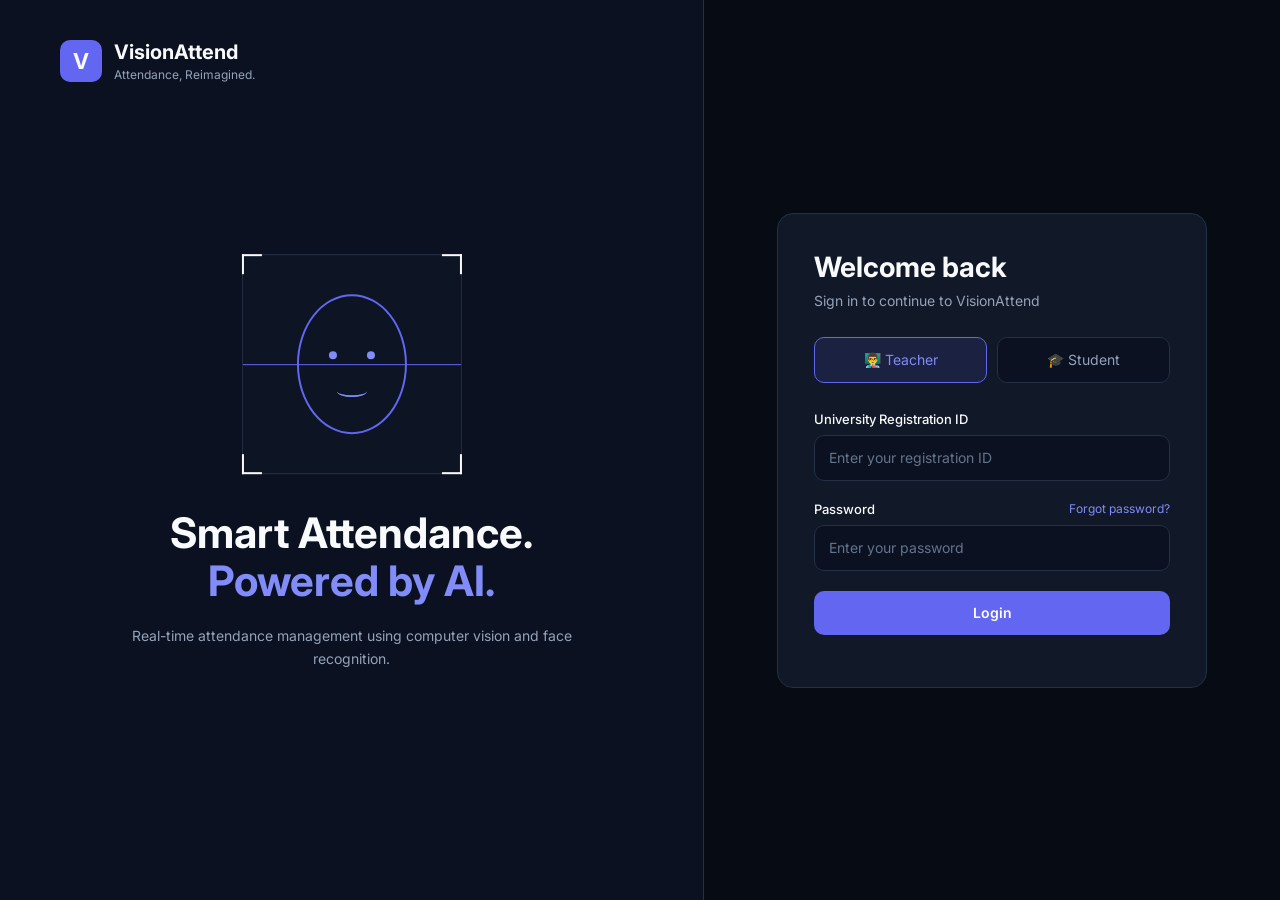
<file: index.html>
<!DOCTYPE html>
<html lang="en">
<head>
    <meta charset="UTF-8">
    <meta name="viewport" content="width=device-width, initial-scale=1.0">
    <title>VisionAttend - Login</title>

    <link rel="preconnect" href="https://fonts.googleapis.com">
    <link rel="preconnect" href="https://fonts.gstatic.com" crossorigin>
    <link href="https://fonts.googleapis.com/css2?family=Inter:wght@400;500;600;700&display=swap" rel="stylesheet">

    <link rel="stylesheet" href="frontend\css\login_css.css">
</head>

<body>

    <div class="login-page">

        <div class="left-panel">

            <div class="brand">
                <div class="logo">V</div>

                <div>
                    <h2>VisionAttend</h2>
                    <p>Attendance, Reimagined.</p>
                </div>
            </div>

            <div class="left-content">

                <div class="scan-box">
                    <div class="face">
                        <div class="eye left-eye"></div>
                        <div class="eye right-eye"></div>
                        <div class="mouth"></div>
                    </div>

                    <div class="scan-line"></div>

                    <span class="corner top-left"></span>
                    <span class="corner top-right"></span>
                    <span class="corner bottom-left"></span>
                    <span class="corner bottom-right"></span>
                </div>

                <h1>
                    Smart Attendance.<br>
                    <span>Powered by AI.</span>
                </h1>

                <p>
                    Real-time attendance management using
                    computer vision and face recognition.
                </p>

            </div>

        </div>

        <div class="right-panel">

            <div class="login-card">

                <div class="login-header">
                    <h1>Welcome back</h1>
                    <p>Sign in to continue to VisionAttend</p>
                </div>

                <div class="role-selection">

                    <button type="button" class="role active" onclick="selectRole('teacher', this)">
                        <span>👨‍🏫</span>
                        Teacher
                    </button>

                    <button type="button" class="role" onclick="selectRole('student', this)">
                        <span>🎓</span>
                        Student
                    </button>

                </div>

                <form id="loginForm">

                    <div class="input-group">
                        <label for="registrationId">
                            University Registration ID
                        </label>

                        <input
                            type="text"
                            id="registrationId"
                            placeholder="Enter your registration ID"
                            required
                        >
                    </div>

                    <div class="input-group">

                        <div class="password-label">
                            <label for="password">Password</label>
                            <a href="#">Forgot password?</a>
                        </div>

                        <input
                            type="password"
                            id="password"
                            placeholder="Enter your password"
                            required
                        >

                    </div>

                    <button type="submit" class="login-button">
                        Login
                    </button>

                </form>

                <p id="message"></p>

            </div>

        </div>

    </div>

    <script src="frontend/js/login_js.js"></script>

</body>
</html>
</file>
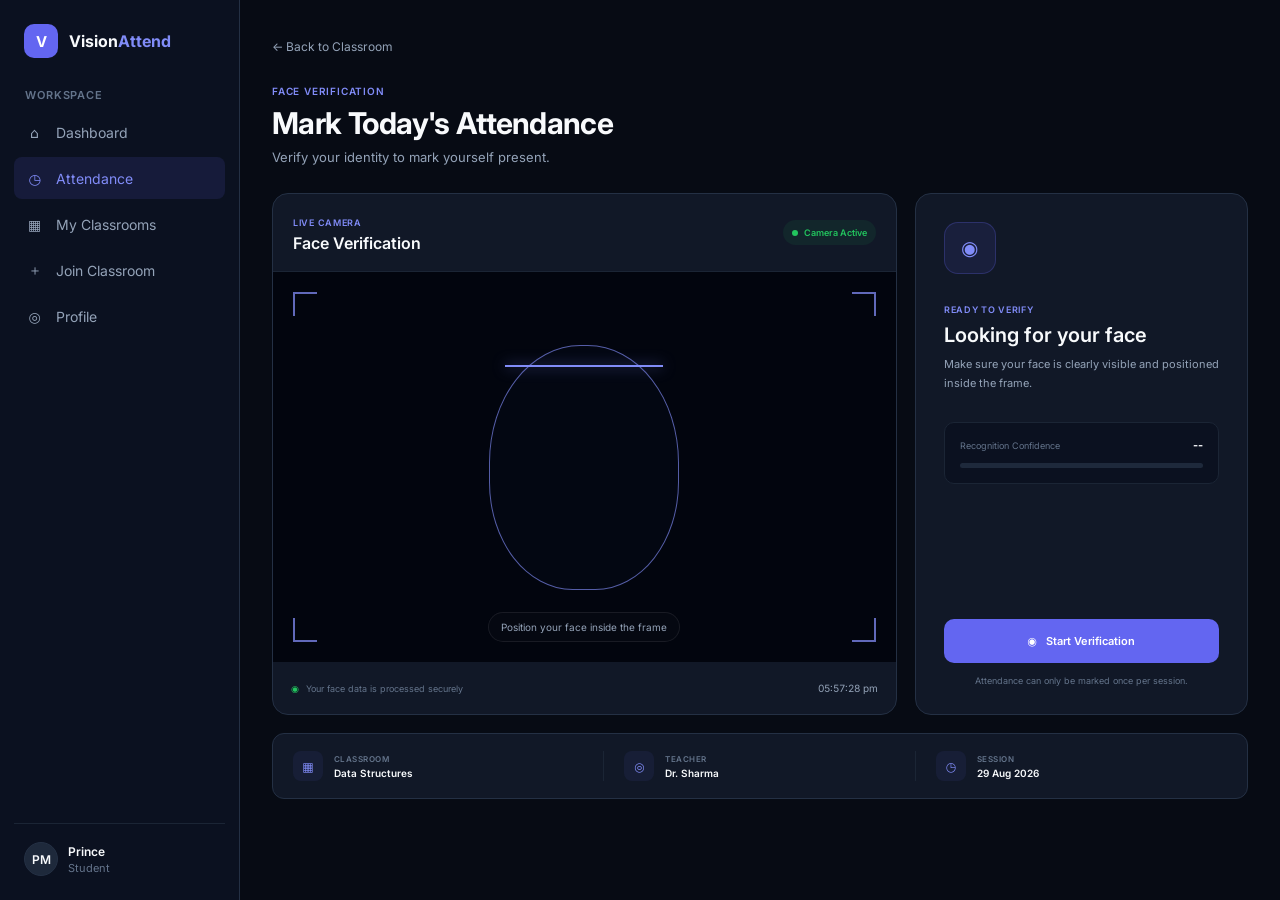
<file: frontend/pages/attendance.html>
<!DOCTYPE html>
<html lang="en">
<head>
    <meta charset="UTF-8">
    <meta name="viewport" content="width=device-width, initial-scale=1.0">
    <title>VisionAttend — Mark Attendance</title>
    <link rel="preconnect" href="https://fonts.googleapis.com">
    <link rel="preconnect" href="https://fonts.gstatic.com" crossorigin>
    <link href="https://fonts.googleapis.com/css2?family=Inter:wght@400;500;600;700&display=swap" rel="stylesheet">
    <link rel="stylesheet" href="..//css/attendance.css">
</head>
<body>

<div class="app">

    <aside class="sidebar">

        <div class="brand">
            <div class="brand-mark">V</div>
            <div class="brand-name">Vision<span>Attend</span></div>
        </div>

        <div class="nav-label">Workspace</div>

        <nav class="nav">

            <button class="nav-item" data-page="dashboard">
                <span class="nav-icon">⌂</span>
                <span>Dashboard</span>
            </button>

            <button class="nav-item active" data-page="attendance">
                <span class="nav-icon">◷</span>
                <span>Attendance</span>
            </button>

            <button class="nav-item" data-page="classrooms">
                <span class="nav-icon">▦</span>
                <span>My Classrooms</span>
            </button>

            <button class="nav-item" data-page="join">
                <span class="nav-icon">＋</span>
                <span>Join Classroom</span>
            </button>

            <button class="nav-item" data-page="profile">
                <span class="nav-icon">◎</span>
                <span>Profile</span>
            </button>

        </nav>

        <div class="sidebar-bottom">

            <div class="profile-mini">
                <div class="avatar">PM</div>

                <div class="profile-info">
                    <div class="profile-name">Prince</div>
                    <div class="profile-role">Student</div>
                </div>
            </div>

        </div>

    </aside>

    <main class="main">

        <div class="content">

            <button class="back-btn" id="backBtn">
                ← Back to Classroom
            </button>

            <section class="page-heading">
                <div class="eyebrow">FACE VERIFICATION</div>
                <h1>Mark Today's Attendance</h1>
                <p>Verify your identity to mark yourself present.</p>
            </section>

            <section class="verification-layout">

                <div class="camera-card">

                    <div class="camera-header">
                        <div>
                            <span class="camera-label">LIVE CAMERA</span>
                            <h2>Face Verification</h2>
                        </div>

                        <div class="camera-status">
                            <span></span>
                            Camera Active
                        </div>
                    </div>

                    <div class="camera-frame">

                        <video id="camera" autoplay playsinline></video>

                        <div class="camera-overlay">

                            <div class="scan-corner top-left"></div>
                            <div class="scan-corner top-right"></div>
                            <div class="scan-corner bottom-left"></div>
                            <div class="scan-corner bottom-right"></div>

                            <div class="face-guide">
                                <div class="scan-line"></div>
                            </div>

                        </div>

                        <div class="camera-message" id="cameraMessage">
                            Position your face inside the frame
                        </div>

                    </div>

                    <div class="camera-footer">

                        <div class="security-info">
                            <span>◉</span>
                            Your face data is processed securely
                        </div>

                        <div class="camera-time" id="cameraTime">
                            00:00
                        </div>

                    </div>

                </div>

                <div class="verification-card">

                    <div class="verification-icon" id="verificationIcon">
                        ◉
                    </div>

                    <div class="verification-content">

                        <span class="verification-label" id="verificationLabel">
                            READY TO VERIFY
                        </span>

                        <h2 id="verificationTitle">
                            Looking for your face
                        </h2>

                        <p id="verificationText">
                            Make sure your face is clearly visible
                            and positioned inside the frame.
                        </p>

                    </div>

                    <div class="confidence-box" id="confidenceBox">

                        <div class="confidence-header">
                            <span>Recognition Confidence</span>
                            <strong id="confidenceValue">--</strong>
                        </div>

                        <div class="confidence-bar">
                            <div id="confidenceFill"></div>
                        </div>

                    </div>

                    <button class="verify-btn" id="verifyBtn">
                        <span>◉</span>
                        Start Verification
                    </button>

                    <div class="verification-note">
                        Attendance can only be marked once per session.
                    </div>

                </div>

            </section>

            <section class="session-info">

                <div class="session-item">
                    <span class="session-icon">▦</span>
                    <div>
                        <span>CLASSROOM</span>
                        <strong id="className">Data Structures</strong>
                    </div>
                </div>

                <div class="session-item">
                    <span class="session-icon">◎</span>
                    <div>
                        <span>TEACHER</span>
                        <strong>Dr. Sharma</strong>
                    </div>
                </div>

                <div class="session-item">
                    <span class="session-icon">◷</span>
                    <div>
                        <span>SESSION</span>
                        <strong>29 Aug 2026</strong>
                    </div>
                </div>

            </section>

            <div class="success-modal" id="successModal">

                <div class="success-card">

                    <div class="success-icon">✓</div>

                    <span>IDENTITY VERIFIED</span>

                    <h2>Attendance Marked</h2>

                    <p>
                        You have been successfully marked present
                        for today's session.
                    </p>

                    <div class="success-details">

                        <div>
                            <span>STUDENT</span>
                            <strong>Prince</strong>
                        </div>

                        <div>
                            <span>CONFIDENCE</span>
                            <strong id="successConfidence">96.4%</strong>
                        </div>

                        <div>
                            <span>TIME</span>
                            <strong id="successTime">09:42 AM</strong>
                        </div>

                    </div>

                    <button class="done-btn" id="doneBtn">
                        Done
                        <span>→</span>
                    </button>

                </div>

            </div>

        </div>

    </main>

</div>

<script src="..//js/attendance.js"></script>

</body>
</html>
</file>
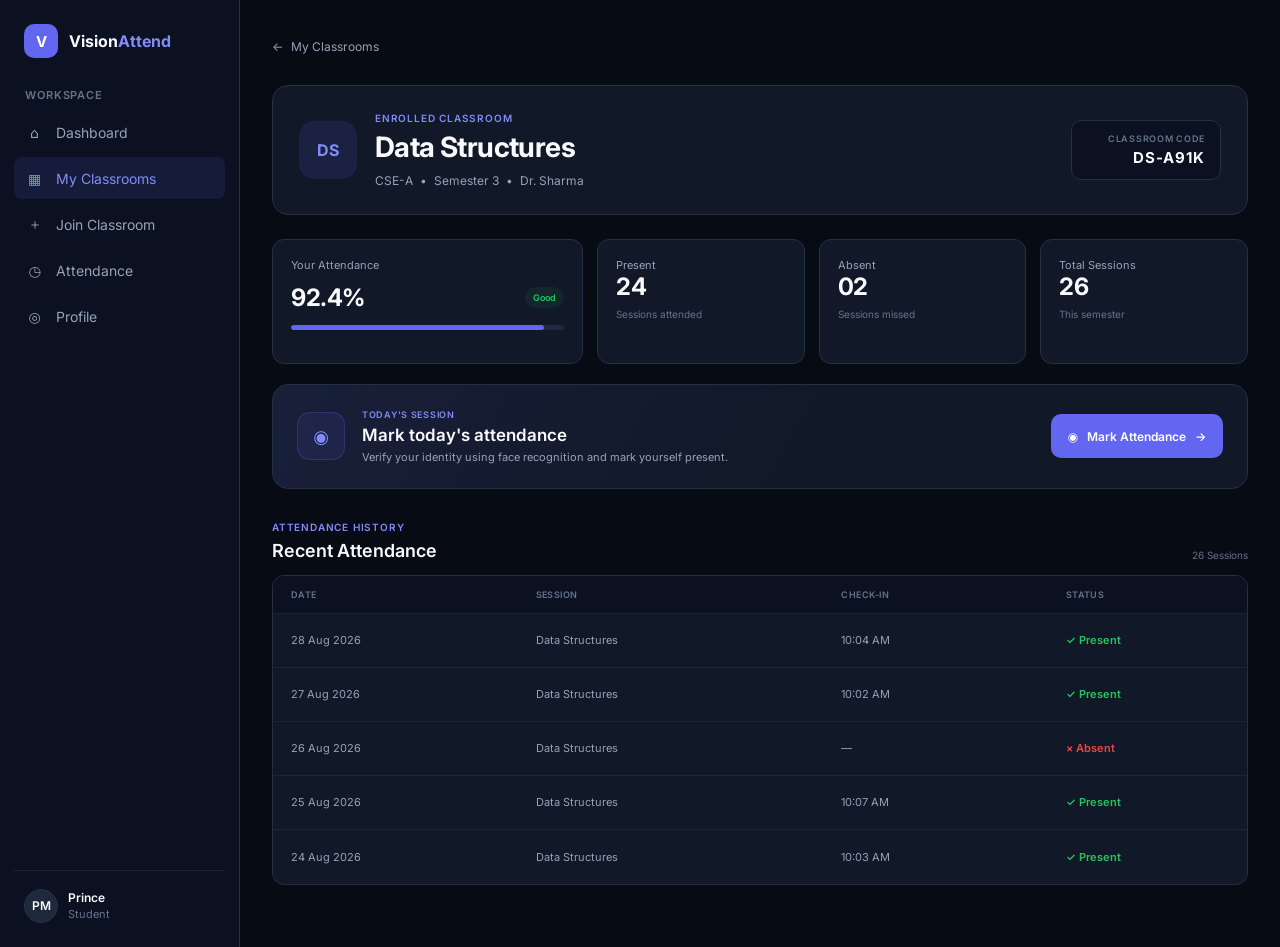
<file: frontend/pages/classrooms.html>
<!DOCTYPE html>
<html lang="en">
<head>
    <meta charset="UTF-8">
    <meta name="viewport" content="width=device-width, initial-scale=1.0">
    <title>VisionAttend — Classroom</title>
    <link rel="preconnect" href="https://fonts.googleapis.com">
    <link rel="preconnect" href="https://fonts.gstatic.com" crossorigin>
    <link href="https://fonts.googleapis.com/css2?family=Inter:wght@400;500;600;700&display=swap" rel="stylesheet">
    <link rel="stylesheet" href="..//css/classroom.css">
</head>
<body>

<div class="app">

    <aside class="sidebar">

        <div class="brand">
            <div class="brand-mark">V</div>
            <div class="brand-name">Vision<span>Attend</span></div>
        </div>

        <div class="nav-label">Workspace</div>

        <nav class="nav">

            <button class="nav-item" data-page="dashboard">
                <span class="nav-icon">⌂</span>
                <span>Dashboard</span>
            </button>

            <button class="nav-item active" data-page="classrooms">
                <span class="nav-icon">▦</span>
                <span>My Classrooms</span>
            </button>

            <button class="nav-item" data-page="join">
                <span class="nav-icon">＋</span>
                <span>Join Classroom</span>
            </button>

            <button class="nav-item" data-page="attendance">
                <span class="nav-icon">◷</span>
                <span>Attendance</span>
            </button>

            <button class="nav-item" data-page="profile">
                <span class="nav-icon">◎</span>
                <span>Profile</span>
            </button>

        </nav>

        <div class="sidebar-bottom">

            <div class="profile-mini">
                <div class="avatar">PM</div>

                <div class="profile-info">
                    <div class="profile-name">Prince</div>
                    <div class="profile-role">Student</div>
                </div>
            </div>

        </div>

    </aside>

    <main class="main">

        <div class="content">

            <button class="back-btn" id="backBtn">
                <span>←</span>
                <span>My Classrooms</span>
            </button>

            <section class="class-hero">

                <div class="hero-left">

                    <div class="subject-icon">DS</div>

                    <div>
                        <div class="eyebrow">ENROLLED CLASSROOM</div>

                        <h1 id="className">Data Structures</h1>

                        <div class="class-details">
                            <span>CSE-A</span>
                            <span>•</span>
                            <span>Semester 3</span>
                            <span>•</span>
                            <span id="teacherName">Dr. Sharma</span>
                        </div>
                    </div>

                </div>

                <div class="class-code">
                    <span>CLASSROOM CODE</span>
                    <strong>DS-A91K</strong>
                </div>

            </section>

            <section class="stats-grid">

                <div class="stat-card">

                    <div class="stat-label">Your Attendance</div>

                    <div class="stat-main">
                        <span class="stat-value">92.4%</span>
                        <span class="stat-status">Good</span>
                    </div>

                    <div class="progress">
                        <div class="progress-fill" style="width:92.4%"></div>
                    </div>

                </div>

                <div class="stat-card">

                    <div class="stat-label">Present</div>
                    <div class="stat-value">24</div>
                    <div class="stat-meta">Sessions attended</div>

                </div>

                <div class="stat-card">

                    <div class="stat-label">Absent</div>
                    <div class="stat-value">02</div>
                    <div class="stat-meta">Sessions missed</div>

                </div>

                <div class="stat-card">

                    <div class="stat-label">Total Sessions</div>
                    <div class="stat-value">26</div>
                    <div class="stat-meta">This semester</div>

                </div>

            </section>

            <section class="attendance-action">

                <div class="action-content">

                    <div class="camera-icon">
                        ◉
                    </div>

                    <div>

                        <div class="action-eyebrow">
                            TODAY'S SESSION
                        </div>

                        <h2>Mark today's attendance</h2>

                        <p>
                            Verify your identity using face recognition
                            and mark yourself present.
                        </p>

                    </div>

                </div>

                <button class="attendance-btn" id="markAttendance">
                    <span>◉</span>
                    Mark Attendance
                    <span>→</span>
                </button>

            </section>

            <section class="recent-section">

                <div class="section-header">

                    <div>
                        <div class="eyebrow">ATTENDANCE HISTORY</div>
                        <h2>Recent Attendance</h2>
                    </div>

                    <span class="session-count">26 Sessions</span>

                </div>

                <div class="attendance-table">

                    <div class="table-header">
                        <span>Date</span>
                        <span>Session</span>
                        <span>Check-in</span>
                        <span>Status</span>
                    </div>

                    <div class="table-row">
                        <span>28 Aug 2026</span>
                        <span>Data Structures</span>
                        <span>10:04 AM</span>
                        <span class="present">✓ Present</span>
                    </div>

                    <div class="table-row">
                        <span>27 Aug 2026</span>
                        <span>Data Structures</span>
                        <span>10:02 AM</span>
                        <span class="present">✓ Present</span>
                    </div>

                    <div class="table-row">
                        <span>26 Aug 2026</span>
                        <span>Data Structures</span>
                        <span>—</span>
                        <span class="absent">× Absent</span>
                    </div>

                    <div class="table-row">
                        <span>25 Aug 2026</span>
                        <span>Data Structures</span>
                        <span>10:07 AM</span>
                        <span class="present">✓ Present</span>
                    </div>

                    <div class="table-row">
                        <span>24 Aug 2026</span>
                        <span>Data Structures</span>
                        <span>10:03 AM</span>
                        <span class="present">✓ Present</span>
                    </div>

                </div>

            </section>

        </div>

    </main>

</div>

<script src="..//js/classroom.js"></script>

</body>
</html>
</file>
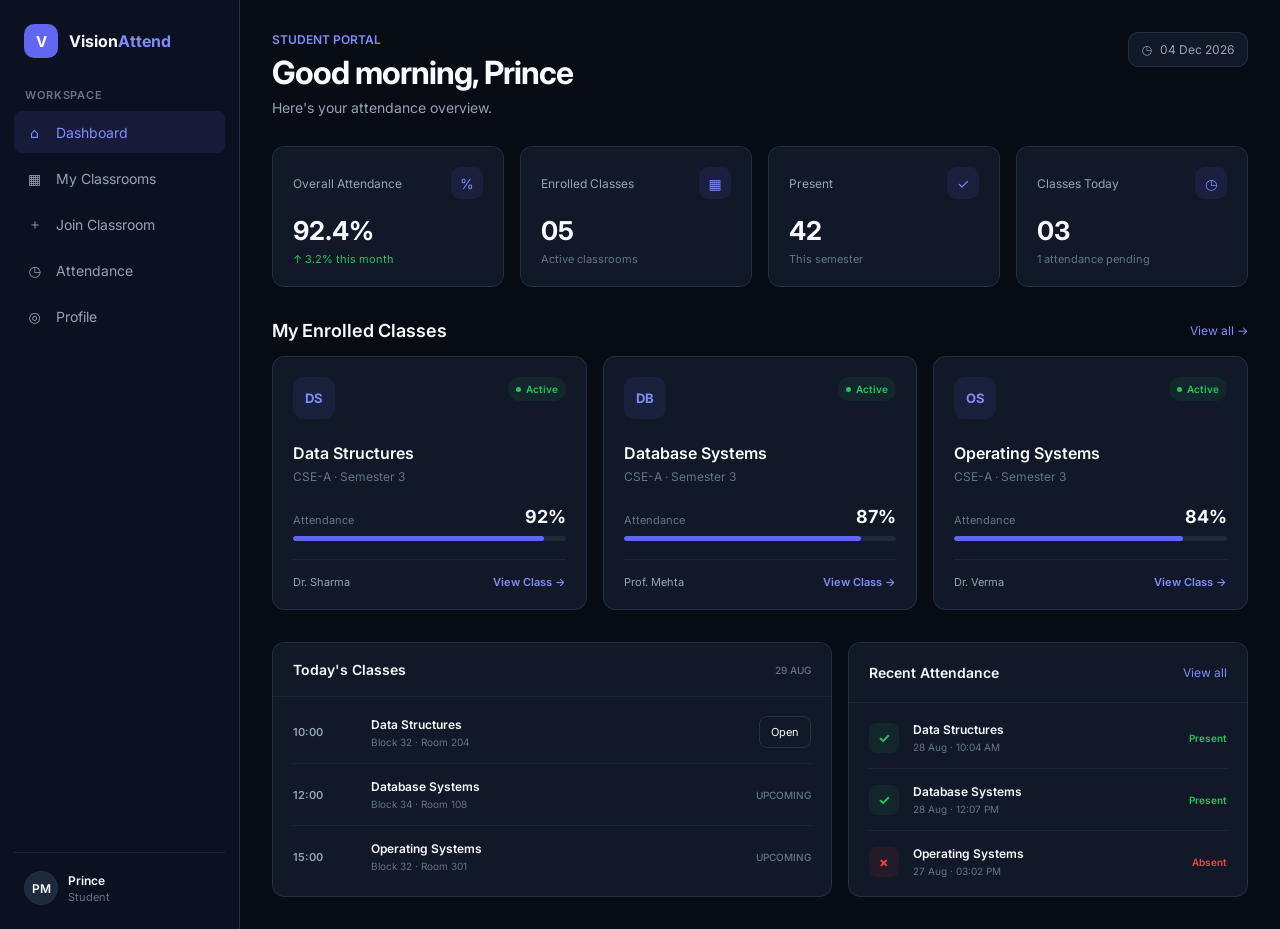
<file: frontend/pages/dashboard.html>
<!DOCTYPE html>
<html lang="en">
<head>
    <meta charset="UTF-8">
    <meta name="viewport" content="width=device-width, initial-scale=1.0">
    <title>VisionAttend — Student Dashboard</title>
    <link rel="preconnect" href="https://fonts.googleapis.com">
    <link rel="preconnect" href="https://fonts.gstatic.com" crossorigin>
    <link href="https://fonts.googleapis.com/css2?family=Inter:wght@400;500;600;700&display=swap" rel="stylesheet">
    <link rel="stylesheet" href="..//css/student.css">
</head>
<body>

<div class="app">

    <aside class="sidebar">
        <div class="brand">
            <div class="brand-mark">V</div>
            <div class="brand-name">Vision<span>Attend</span></div>
        </div>

        <div class="nav-label">Workspace</div>

        <nav class="nav">
            <button class="nav-item active" type="button" data-page="dashboard">
                <span class="nav-icon">⌂</span>
                <span>Dashboard</span>
            </button>

            <button class="nav-item" type="button" data-page="classrooms">
                <span class="nav-icon">▦</span>
                <span>My Classrooms</span>
            </button>

            <button class="nav-item" type="button" data-page="join">
                <span class="nav-icon">＋</span>
                <span>Join Classroom</span>
            </button>

            <button class="nav-item" type="button" data-page="attendance">
                <span class="nav-icon">◷</span>
                <span>Attendance</span>
            </button>

            <button class="nav-item" type="button" data-page="profile">
                <span class="nav-icon">◎</span>
                <span>Profile</span>
            </button>
        </nav>

        <div class="sidebar-bottom">
            <div class="profile-mini">
                <div class="avatar">PM</div>
                <div class="profile-info">
                    <div class="profile-name">Prince</div>
                    <div class="profile-role">Student</div>
                </div>
            </div>
        </div>
    </aside>

    <main class="main">
        <div class="content">

            <header class="topbar">
                <div>
                    <div class="eyebrow">STUDENT PORTAL</div>
                    <h1 class="page-title">Good morning, Prince</h1>
                    <p class="subtitle">Here's your attendance overview.</p>
                </div>

                <div class="date-pill">
                    <span>◷</span>
                    <span id="currentDate"></span>
                </div>
            </header>

            <section class="stats-grid">

                <article class="stat-card">
                    <div class="stat-top">
                        <span class="stat-label">Overall Attendance</span>
                        <div class="stat-icon">%</div>
                    </div>
                    <div class="stat-value">92.4%</div>
                    <div class="stat-meta positive">↑ 3.2% this month</div>
                </article>

                <article class="stat-card">
                    <div class="stat-top">
                        <span class="stat-label">Enrolled Classes</span>
                        <div class="stat-icon">▦</div>
                    </div>
                    <div class="stat-value">05</div>
                    <div class="stat-meta">Active classrooms</div>
                </article>

                <article class="stat-card">
                    <div class="stat-top">
                        <span class="stat-label">Present</span>
                        <div class="stat-icon">✓</div>
                    </div>
                    <div class="stat-value">42</div>
                    <div class="stat-meta">This semester</div>
                </article>

                <article class="stat-card">
                    <div class="stat-top">
                        <span class="stat-label">Classes Today</span>
                        <div class="stat-icon">◷</div>
                    </div>
                    <div class="stat-value">03</div>
                    <div class="stat-meta">1 attendance pending</div>
                </article>

            </section>

            <section class="section">

                <div class="section-header">
                    <h2 class="section-title">My Enrolled Classes</h2>
                    <button class="section-action" type="button">View all →</button>
                </div>

                <div class="class-grid">

                    <article class="class-card" data-class="Data Structures">

                        <div class="class-header">
                            <div class="class-icon">DS</div>

                            <div class="status-badge">
                                <span class="status-dot"></span>
                                Active
                            </div>
                        </div>

                        <div class="class-name">Data Structures</div>
                        <div class="class-meta">CSE-A · Semester 3</div>

                        <div class="attendance-row">
                            <span class="attendance-label">Attendance</span>
                            <span class="attendance-percent">92%</span>
                        </div>

                        <div class="progress">
                            <div class="progress-fill" style="width:92%"></div>
                        </div>

                        <div class="class-footer">
                            <span class="teacher">Dr. Sharma</span>
                            <span class="view-class">View Class →</span>
                        </div>

                    </article>

                    <article class="class-card" data-class="Database Systems">

                        <div class="class-header">
                            <div class="class-icon">DB</div>

                            <div class="status-badge">
                                <span class="status-dot"></span>
                                Active
                            </div>
                        </div>

                        <div class="class-name">Database Systems</div>
                        <div class="class-meta">CSE-A · Semester 3</div>

                        <div class="attendance-row">
                            <span class="attendance-label">Attendance</span>
                            <span class="attendance-percent">87%</span>
                        </div>

                        <div class="progress">
                            <div class="progress-fill" style="width:87%"></div>
                        </div>

                        <div class="class-footer">
                            <span class="teacher">Prof. Mehta</span>
                            <span class="view-class">View Class →</span>
                        </div>

                    </article>

                    <article class="class-card" data-class="Operating Systems">

                        <div class="class-header">
                            <div class="class-icon">OS</div>

                            <div class="status-badge">
                                <span class="status-dot"></span>
                                Active
                            </div>
                        </div>

                        <div class="class-name">Operating Systems</div>
                        <div class="class-meta">CSE-A · Semester 3</div>

                        <div class="attendance-row">
                            <span class="attendance-label">Attendance</span>
                            <span class="attendance-percent">84%</span>
                        </div>

                        <div class="progress">
                            <div class="progress-fill" style="width:84%"></div>
                        </div>

                        <div class="class-footer">
                            <span class="teacher">Dr. Verma</span>
                            <span class="view-class">View Class →</span>
                        </div>

                    </article>

                </div>

            </section>

            <section class="bottom-grid">

                <div class="panel">

                    <div class="panel-header">
                        <h2 class="panel-title">Today's Classes</h2>
                        <span class="upcoming">29 AUG</span>
                    </div>

                    <div class="panel-body">

                        <div class="today-item">
                            <div class="time">10:00</div>

                            <div class="today-info">
                                <div class="today-name">Data Structures</div>
                                <div class="today-room">Block 32 · Room 204</div>
                            </div>

                            <button class="join-btn" type="button">Open</button>
                        </div>

                        <div class="today-item">
                            <div class="time">12:00</div>

                            <div class="today-info">
                                <div class="today-name">Database Systems</div>
                                <div class="today-room">Block 34 · Room 108</div>
                            </div>

                            <span class="upcoming">UPCOMING</span>
                        </div>

                        <div class="today-item">
                            <div class="time">15:00</div>

                            <div class="today-info">
                                <div class="today-name">Operating Systems</div>
                                <div class="today-room">Block 32 · Room 301</div>
                            </div>

                            <span class="upcoming">UPCOMING</span>
                        </div>

                    </div>
                </div>

                <div class="panel">

                    <div class="panel-header">
                        <h2 class="panel-title">Recent Attendance</h2>
                        <button class="section-action" type="button">View all</button>
                    </div>

                    <div class="panel-body">

                        <div class="attendance-item">
                            <div class="attendance-status present">✓</div>

                            <div class="attendance-info">
                                <div class="attendance-class">Data Structures</div>
                                <div class="attendance-date">28 Aug · 10:04 AM</div>
                            </div>

                            <span class="attendance-state positive">Present</span>
                        </div>

                        <div class="attendance-item">
                            <div class="attendance-status present">✓</div>

                            <div class="attendance-info">
                                <div class="attendance-class">Database Systems</div>
                                <div class="attendance-date">28 Aug · 12:07 PM</div>
                            </div>

                            <span class="attendance-state positive">Present</span>
                        </div>

                        <div class="attendance-item">
                            <div class="attendance-status absent">×</div>

                            <div class="attendance-info">
                                <div class="attendance-class">Operating Systems</div>
                                <div class="attendance-date">27 Aug · 03:02 PM</div>
                            </div>

                            <span class="attendance-state absent-text">Absent</span>
                        </div>

                    </div>
                </div>

            </section>

        </div>
    </main>

</div>
<script src="..//js/student.js"></script>

</body>
</html>
</file>
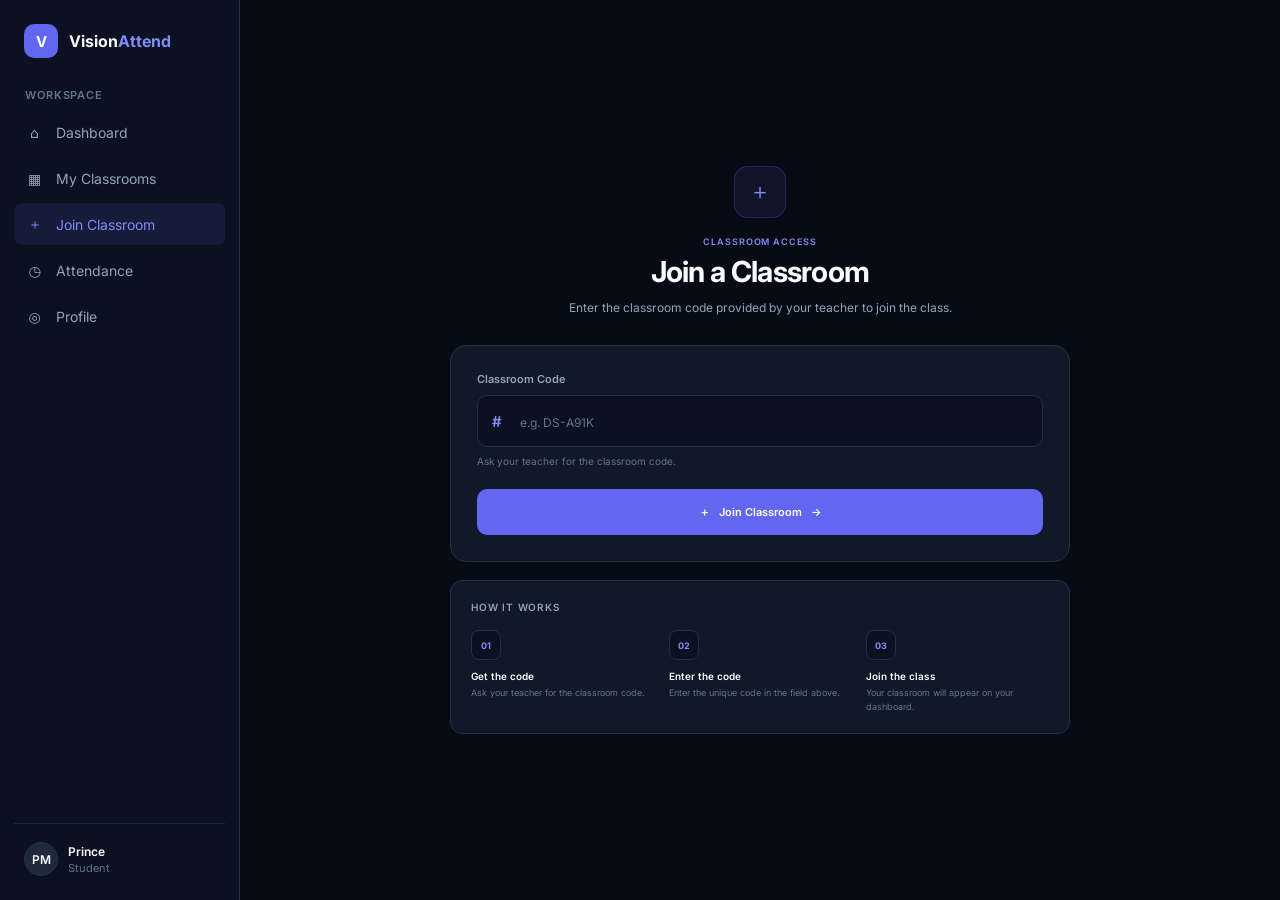
<file: frontend/pages/join-classroom.html>
<!DOCTYPE html>
<html lang="en">
<head>
    <meta charset="UTF-8">
    <meta name="viewport" content="width=device-width, initial-scale=1.0">
    <title>VisionAttend — Join Classroom</title>
    <link rel="preconnect" href="https://fonts.googleapis.com">
    <link rel="preconnect" href="https://fonts.gstatic.com" crossorigin>
    <link href="https://fonts.googleapis.com/css2?family=Inter:wght@400;500;600;700&display=swap" rel="stylesheet">
    <link rel="stylesheet" href="..//css/join-classroom.css">
</head>
<body>

<div class="app">

    <aside class="sidebar">

        <div class="brand">
            <div class="brand-mark">V</div>
            <div class="brand-name">Vision<span>Attend</span></div>
        </div>

        <div class="nav-label">Workspace</div>

        <nav class="nav">

            <button class="nav-item" data-page="dashboard">
                <span class="nav-icon">⌂</span>
                <span>Dashboard</span>
            </button>

            <button class="nav-item" data-page="classrooms">
                <span class="nav-icon">▦</span>
                <span>My Classrooms</span>
            </button>

            <button class="nav-item active" data-page="join">
                <span class="nav-icon">＋</span>
                <span>Join Classroom</span>
            </button>

            <button class="nav-item" data-page="attendance">
                <span class="nav-icon">◷</span>
                <span>Attendance</span>
            </button>

            <button class="nav-item" data-page="profile">
                <span class="nav-icon">◎</span>
                <span>Profile</span>
            </button>

        </nav>

        <div class="sidebar-bottom">

            <div class="profile-mini">
                <div class="avatar">PM</div>

                <div class="profile-info">
                    <div class="profile-name">Prince</div>
                    <div class="profile-role">Student</div>
                </div>
            </div>

        </div>

    </aside>

    <main class="main">

        <div class="content">

            <section class="join-wrapper">

                <div class="join-header">
                    <div class="join-icon">＋</div>

                    <div class="eyebrow">CLASSROOM ACCESS</div>

                    <h1>Join a Classroom</h1>

                    <p>
                        Enter the classroom code provided by your teacher
                        to join the class.
                    </p>
                </div>

                <div class="join-card">

                    <div class="input-section">

                        <label for="classCode">
                            Classroom Code
                        </label>

                        <div class="code-input-wrapper">

                            <span class="code-icon">#</span>

                            <input
                                type="text"
                                id="classCode"
                                maxlength="8"
                                placeholder="e.g. DS-A91K"
                                autocomplete="off"
                                spellcheck="false"
                            >

                        </div>

                        <div class="input-hint">
                            Ask your teacher for the classroom code.
                        </div>

                    </div>

                    <button class="join-btn" id="joinBtn">
                        <span>＋</span>
                        Join Classroom
                        <span>→</span>
                    </button>

                    <div class="error-message" id="errorMessage">
                        Invalid classroom code. Please check and try again.
                    </div>

                </div>

                <div class="how-it-works">

                    <div class="section-title">
                        How it works
                    </div>

                    <div class="steps">

                        <div class="step">
                            <div class="step-number">01</div>
                            <div>
                                <strong>Get the code</strong>
                                <p>Ask your teacher for the classroom code.</p>
                            </div>
                        </div>

                        <div class="step">
                            <div class="step-number">02</div>
                            <div>
                                <strong>Enter the code</strong>
                                <p>Enter the unique code in the field above.</p>
                            </div>
                        </div>

                        <div class="step">
                            <div class="step-number">03</div>
                            <div>
                                <strong>Join the class</strong>
                                <p>Your classroom will appear on your dashboard.</p>
                            </div>
                        </div>

                    </div>

                </div>

                <div class="success-message" id="successMessage">

                    <div class="success-icon">✓</div>

                    <div>
                        <span>CLASSROOM JOINED</span>
                        <strong id="joinedClassName">
                            Data Structures
                        </strong>
                        <p>
                            The classroom has been added to your account.
                        </p>
                    </div>

                </div>

            </section>

        </div>

    </main>

</div>

<script src="..//js/join-classroom.js"></script>

</body>
</html>
</file>
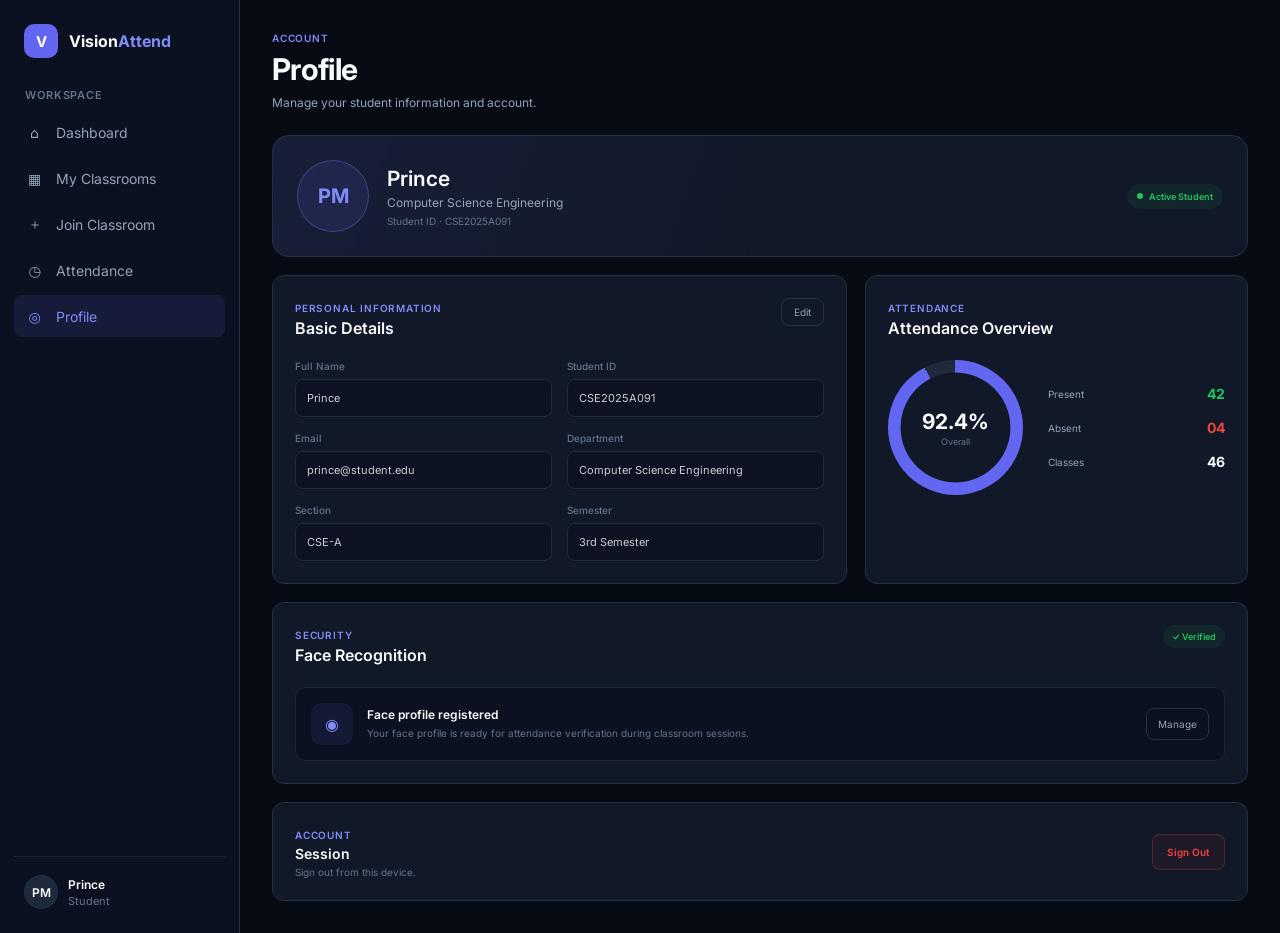
<file: frontend/pages/profile.html>
<!DOCTYPE html>
<html lang="en">
<head>
    <meta charset="UTF-8">
    <meta name="viewport" content="width=device-width, initial-scale=1.0">
    <title>VisionAttend — Profile</title>
    <link rel="preconnect" href="https://fonts.googleapis.com">
    <link rel="preconnect" href="https://fonts.gstatic.com" crossorigin>
    <link href="https://fonts.googleapis.com/css2?family=Inter:wght@400;500;600;700&display=swap" rel="stylesheet">
    <link rel="stylesheet" href="..//css/student_profile.css">
</head>
<body>

<div class="app">

    <aside class="sidebar">

        <div class="brand">
            <div class="brand-mark">V</div>
            <div class="brand-name">Vision<span>Attend</span></div>
        </div>

        <div class="nav-label">Workspace</div>

        <nav class="nav">

            <button class="nav-item" data-page="dashboard">
                <span class="nav-icon">⌂</span>
                <span>Dashboard</span>
            </button>

            <button class="nav-item" data-page="classrooms">
                <span class="nav-icon">▦</span>
                <span>My Classrooms</span>
            </button>

            <button class="nav-item" data-page="join">
                <span class="nav-icon">＋</span>
                <span>Join Classroom</span>
            </button>

            <button class="nav-item" data-page="attendance">
                <span class="nav-icon">◷</span>
                <span>Attendance</span>
            </button>

            <button class="nav-item active" data-page="profile">
                <span class="nav-icon">◎</span>
                <span>Profile</span>
            </button>

        </nav>

        <div class="sidebar-bottom">

            <div class="profile-mini">
                <div class="avatar">PM</div>

                <div class="profile-info">
                    <div class="profile-name">Prince</div>
                    <div class="profile-role">Student</div>
                </div>
            </div>

        </div>

    </aside>

    <main class="main">

        <div class="content">

            <div class="page-heading">
                <div>
                    <div class="eyebrow">ACCOUNT</div>
                    <h1>Profile</h1>
                    <p>Manage your student information and account.</p>
                </div>
            </div>

            <section class="profile-hero">

                <div class="profile-avatar">
                    PM
                </div>

                <div class="profile-identity">
                    <h2>Prince</h2>
                    <p>Computer Science Engineering</p>
                    <span>Student ID · CSE2025A091</span>
                </div>

                <div class="profile-status">
                    <span></span>
                    Active Student
                </div>

            </section>

            <section class="profile-grid">

                <div class="card">

                    <div class="card-header">
                        <div>
                            <span class="eyebrow">PERSONAL INFORMATION</span>
                            <h2>Basic Details</h2>
                        </div>

                        <button class="edit-btn" id="editBtn">
                            Edit
                        </button>
                    </div>

                    <div class="form-grid">

                        <div class="field">
                            <label>Full Name</label>
                            <input
                                type="text"
                                value="Prince"
                                id="fullName"
                                disabled>
                        </div>

                        <div class="field">
                            <label>Student ID</label>
                            <input
                                type="text"
                                value="CSE2025A091"
                                disabled>
                        </div>

                        <div class="field">
                            <label>Email</label>
                            <input
                                type="email"
                                value="prince@student.edu"
                                id="email"
                                disabled>
                        </div>

                        <div class="field">
                            <label>Department</label>
                            <input
                                type="text"
                                value="Computer Science Engineering"
                                disabled>
                        </div>

                        <div class="field">
                            <label>Section</label>
                            <input
                                type="text"
                                value="CSE-A"
                                disabled>
                        </div>

                        <div class="field">
                            <label>Semester</label>
                            <input
                                type="text"
                                value="3rd Semester"
                                disabled>
                        </div>

                    </div>

                    <div class="save-area" id="saveArea">
                        <button class="cancel-btn" id="cancelBtn">
                            Cancel
                        </button>

                        <button class="save-btn" id="saveBtn">
                            Save Changes
                        </button>
                    </div>

                </div>

                <div class="card">

                    <div class="card-header">
                        <div>
                            <span class="eyebrow">ATTENDANCE</span>
                            <h2>Attendance Overview</h2>
                        </div>
                    </div>

                    <div class="attendance-overview">

                        <div class="attendance-circle">
                            <div>
                                <strong>92.4%</strong>
                                <span>Overall</span>
                            </div>
                        </div>

                        <div class="attendance-stats">

                            <div>
                                <span>Present</span>
                                <strong class="present">42</strong>
                            </div>

                            <div>
                                <span>Absent</span>
                                <strong class="absent">04</strong>
                            </div>

                            <div>
                                <span>Classes</span>
                                <strong>46</strong>
                            </div>

                        </div>

                    </div>

                </div>

            </section>

            <section class="card security-card">

                <div class="card-header">

                    <div>
                        <span class="eyebrow">SECURITY</span>
                        <h2>Face Recognition</h2>
                    </div>

                    <span class="verified">
                        ✓ Verified
                    </span>

                </div>

                <div class="security-content">

                    <div class="security-icon">
                        ◉
                    </div>

                    <div>
                        <h3>Face profile registered</h3>
                        <p>
                            Your face profile is ready for attendance
                            verification during classroom sessions.
                        </p>
                    </div>

                    <button class="manage-btn">
                        Manage
                    </button>

                </div>

            </section>

            <section class="card danger-card">

                <div>
                    <span class="eyebrow">ACCOUNT</span>
                    <h2>Session</h2>
                    <p>Sign out from this device.</p>
                </div>

                <button class="logout-btn" id="logoutBtn">
                    Sign Out
                </button>

            </section>

        </div>

    </main>

</div>

<script src="..//js/student_profile.js"></script>

</body>
</html>
</file>
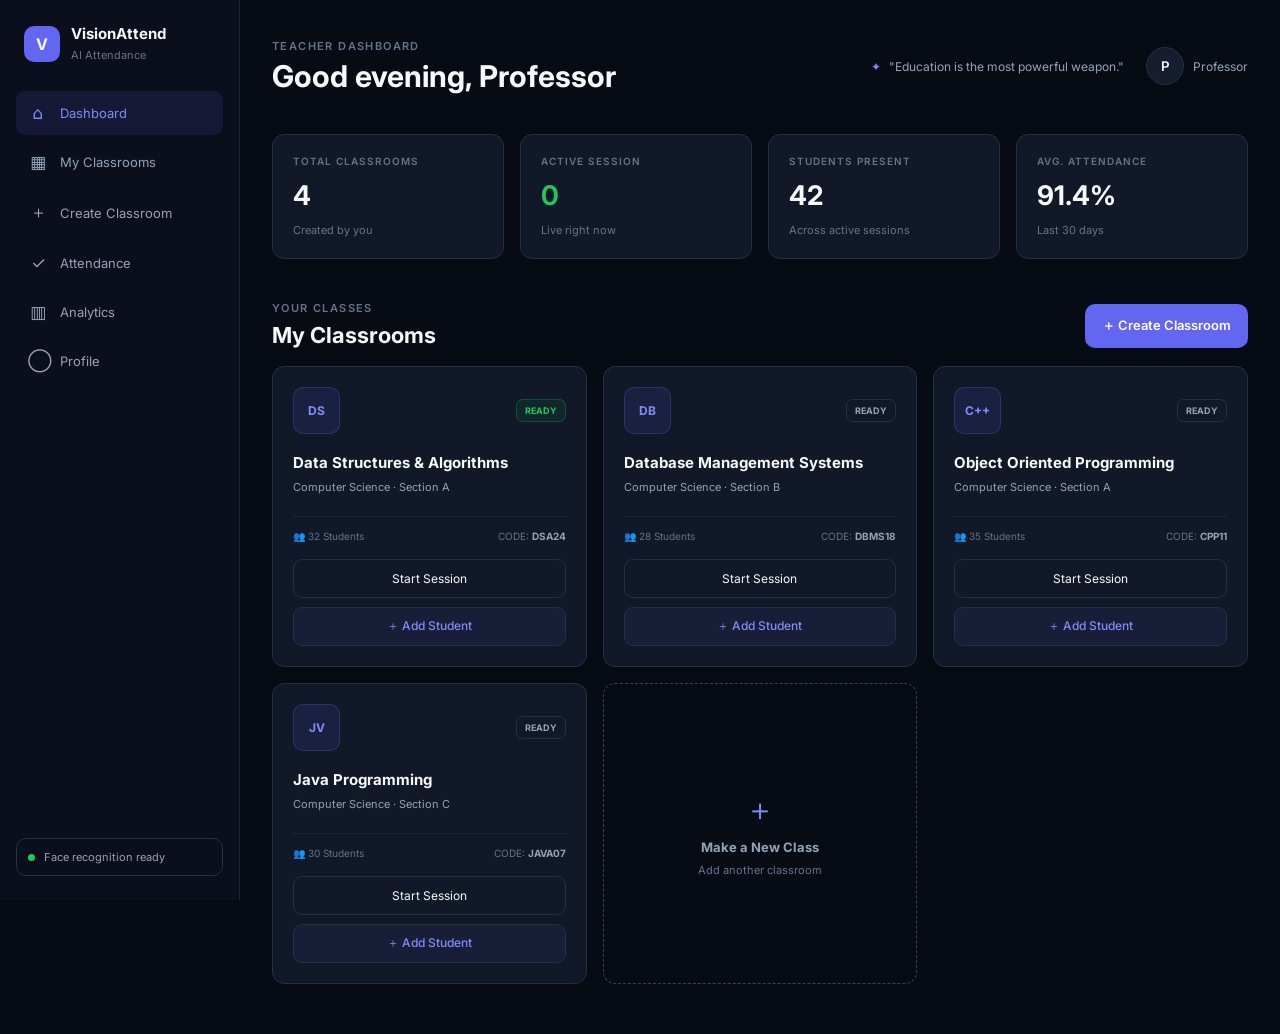
<file: frontend/pages/teacher.html>
<!DOCTYPE html>
<html lang="en">

<head>

    <meta charset="UTF-8">

    <meta
        name="viewport"
        content="width=device-width, initial-scale=1.0"
    >

    <title>VisionAttend - Teacher Dashboard</title>


    <link
        rel="preconnect"
        href="https://fonts.googleapis.com"
    >

    <link
        rel="preconnect"
        href="https://fonts.gstatic.com"
        crossorigin
    >

    <link
        href="https://fonts.googleapis.com/css2?family=Inter:wght@400;500;600;700&display=swap"
        rel="stylesheet"
    >

    <!-- CSS -->
    <link
        rel="stylesheet"
        href="../css/teacher.css"
    >

</head>


<body>


<div class="app-shell">


    <aside class="sidebar">


        

        <div class="brand">

            <div class="brand-mark">
                V
            </div>

            <div>

                <h2>
                    VisionAttend
                </h2>

                <span>
                    AI Attendance
                </span>

            </div>

        </div>


        

        <nav class="nav">


            <a
                href="#dashboard"
                class="nav-item active"
                data-page="dashboard"
            >
                <span>⌂</span>
                Dashboard
            </a>


            <a
                href="#classrooms"
                class="nav-item"
                data-page="classrooms"
            >
                <span>▦</span>
                My Classrooms
            </a>


            <a
                href="#create"
                class="nav-item"
                data-page="create"
            >
                <span>＋</span>
                Create Classroom
            </a>


            


            <a
                href="#attendance"
                class="nav-item"
                data-page="attendance"
            >
                <span>✓</span>
                Attendance
            </a>


            <a
                href="#analytics"
                class="nav-item"
                data-page="analytics"
            >
                <span>▥</span>
                Analytics
            </a>


            <a
                href="#profile"
                class="nav-item"
                data-page="profile"
            >
                <span>◯</span>
                Profile
            </a>


        </nav>


       

        <div class="sidebar-bottom">

            <div class="ai-status">

                <span class="status-dot"></span>

                Face recognition ready

            </div>

        </div>


    </aside>





    <main class="main">

        <header class="topbar">


            <div>

                <p class="eyebrow">
                    TEACHER DASHBOARD
                </p>

                <h1>
                    Good evening, Professor
                </h1>

            </div>


            <div class="top-actions">


                <div class="quote">

                    <span class="quote-icon">
                        ✦
                    </span>

                    <span>
                        "Education is the most powerful weapon."
                    </span>

                </div>


                <button
                    class="profile"
                    id="profileButton"
                >

                    <span class="avatar">
                        P
                    </span>

                    <span class="profile-name">
                        Professor
                    </span>

                </button>


            </div>


        </header>


        <section
            id="dashboard"
            class="page-section active-section"
        >


            <div class="stats-grid">


                <div class="stat-card">

                    <span class="stat-label">
                        TOTAL CLASSROOMS
                    </span>

                    <strong id="totalClassrooms">
                        4
                    </strong>

                    <small>
                        Created by you
                    </small>

                </div>


                <div class="stat-card">

                    <span class="stat-label">
                        ACTIVE SESSION
                    </span>

                    <strong
                        id="activeSessions"
                        class="success-text"
                    >
                        0
                    </strong>

                    <small>
                        Live right now
                    </small>

                </div>


                <div class="stat-card">

                    <span class="stat-label">
                        STUDENTS PRESENT
                    </span>

                    <strong id="studentsPresent">
                        42
                    </strong>

                    <small>
                        Across active sessions
                    </small>

                </div>


                <div class="stat-card">

                    <span class="stat-label">
                        AVG. ATTENDANCE
                    </span>

                    <strong>
                        91.4%
                    </strong>

                    <small>
                        Last 30 days
                    </small>

                </div>


            </div>

            <div
                class="section-head"
                id="classrooms"
            >

                <div>

                    <p class="eyebrow">
                        YOUR CLASSES
                    </p>

                    <h2>
                        My Classrooms
                    </h2>

                </div>


                <button
                    class="primary-btn"
                    id="openCreate"
                >
                    ＋ Create Classroom
                </button>

            </div>


            <section
                class="classroom-grid"
                id="classroomGrid"
            >


                <article class="classroom-card">


                    <div class="class-top">

                        <div class="subject-icon">
                            DS
                        </div>

                        <span class="live-badge">
                            READY
                        </span>

                    </div>


                    <h3>
                        Data Structures & Algorithms
                    </h3>


                    <p>
                        Computer Science · Section A
                    </p>


                    <div class="card-meta">

                        <span>
                            👥
                            <span class="student-count">
                                32
                            </span>
                            Students
                        </span>

                        <span>
                            CODE:
                            <b>
                                DSA24
                            </b>
                        </span>

                    </div>


                    <button
                        class="outline-btn start-session"
                    >
                        Start Session
                    </button>


                    <button
                        class="add-student-btn"
                        data-code="DSA24"
                    >
                        ＋ Add Student
                    </button>


                </article>




                <article class="classroom-card">


                    <div class="class-top">

                        <div class="subject-icon">
                            DB
                        </div>

                        <span class="ready-badge">
                            READY
                        </span>

                    </div>


                    <h3>
                        Database Management Systems
                    </h3>


                    <p>
                        Computer Science · Section B
                    </p>


                    <div class="card-meta">

                        <span>
                            👥
                            <span class="student-count">
                                28
                            </span>
                            Students
                        </span>

                        <span>
                            CODE:
                            <b>
                                DBMS18
                            </b>
                        </span>

                    </div>


                    <button
                        class="outline-btn start-session"
                    >
                        Start Session
                    </button>


                    <button
                        class="add-student-btn"
                        data-code="DBMS18"
                    >
                        ＋ Add Student
                    </button>


                </article>



              

                <article class="classroom-card">


                    <div class="class-top">

                        <div class="subject-icon">
                            C++
                        </div>

                        <span class="ready-badge">
                            READY
                        </span>

                    </div>


                    <h3>
                        Object Oriented Programming
                    </h3>


                    <p>
                        Computer Science · Section A
                    </p>


                    <div class="card-meta">

                        <span>
                            👥
                            <span class="student-count">
                                35
                            </span>
                            Students
                        </span>

                        <span>
                            CODE:
                            <b>
                                CPP11
                            </b>
                        </span>

                    </div>


                    <button
                        class="outline-btn start-session"
                    >
                        Start Session
                    </button>


                    <button
                        class="add-student-btn"
                        data-code="CPP11"
                    >
                        ＋ Add Student
                    </button>


                </article>



              

                <article class="classroom-card">


                    <div class="class-top">

                        <div class="subject-icon">
                            JV
                        </div>

                        <span class="ready-badge">
                            READY
                        </span>

                    </div>


                    <h3>
                        Java Programming
                    </h3>


                    <p>
                        Computer Science · Section C
                    </p>


                    <div class="card-meta">

                        <span>
                            👥
                            <span class="student-count">
                                30
                            </span>
                            Students
                        </span>

                        <span>
                            CODE:
                            <b>
                                JAVA07
                            </b>
                        </span>

                    </div>


                    <button
                        class="outline-btn start-session"
                    >
                        Start Session
                    </button>


                    <button
                        class="add-student-btn"
                        data-code="JAVA07"
                    >
                        ＋ Add Student
                    </button>


                </article>



            

                <button
                    class="new-class-card"
                    id="newClassButton"
                >

                    <span class="plus">
                        ＋
                    </span>

                    <strong>
                        Make a New Class
                    </strong>

                    <small>
                        Add another classroom
                    </small>

                </button>


            </section>


        </section>




        <section
            id="attendance"
            class="page-section"
        >

            <div class="content-panel">

                <p class="eyebrow">
                    RECORDS
                </p>

                <h2>
                    Attendance
                </h2>

                <p class="panel-text">
                    View and manage student attendance records.
                </p>


                <div class="attendance-table">


                    <div class="table-row table-header">

                        <span>
                            Student
                        </span>

                        <span>
                            Roll No.
                        </span>

                        <span>
                            Date
                        </span>

                        <span>
                            Status
                        </span>

                    </div>


                    <div class="table-row">

                        <span>
                            Student 01
                        </span>

                        <span>
                            CS001
                        </span>

                        <span>
                            Today
                        </span>

                        <span class="present">
                            PRESENT
                        </span>

                    </div>


                    <div class="table-row">

                        <span>
                            Student 02
                        </span>

                        <span>
                            CS002
                        </span>

                        <span>
                            Today
                        </span>

                        <span class="present">
                            PRESENT
                        </span>

                    </div>


                    <div class="table-row">

                        <span>
                            Student 03
                        </span>

                        <span>
                            CS003
                        </span>

                        <span>
                            Today
                        </span>

                        <span class="absent">
                            ABSENT
                        </span>

                    </div>


                </div>


            </div>

        </section>


        <section
            id="analytics"
            class="page-section"
        >

            <div class="content-panel">

                <p class="eyebrow">
                    PERFORMANCE
                </p>

                <h2>
                    Attendance Analytics
                </h2>

                <p class="panel-text">
                    Monitor attendance performance across your classrooms.
                </p>


                <div class="analytics-grid">


                    <div class="analytics-card">

                        <span>
                            Average Attendance
                        </span>

                        <strong>
                            91.4%
                        </strong>

                    </div>


                    <div class="analytics-card">

                        <span>
                            Highest Attendance
                        </span>

                        <strong>
                            98%
                        </strong>

                    </div>


                    <div class="analytics-card">

                        <span>
                            Lowest Attendance
                        </span>

                        <strong>
                            82%
                        </strong>

                    </div>


                    <div class="analytics-card">

                        <span>
                            Total Sessions
                        </span>

                        <strong>
                            36
                        </strong>

                    </div>


                </div>


            </div>

        </section>


        <section
            id="profile"
            class="page-section"
        >

            <div
                class="content-panel profile-panel"
            >


                <div class="large-avatar">
                    P
                </div>


                <p class="eyebrow">
                    TEACHER PROFILE
                </p>


                <h2>
                    Professor
                </h2>


                <p class="panel-text">
                    Computer Science Department
                </p>


                <div class="profile-info">


                    <div>

                        <span>
                            Email
                        </span>

                        <strong>
                            professor@example.com
                        </strong>

                    </div>


                    <div>

                        <span>
                            Role
                        </span>

                        <strong>
                            Teacher
                        </strong>

                    </div>


                </div>


            </div>

        </section>


    </main>

</div>

<div
    class="modal-backdrop"
    id="createModal"
>


    <div class="modal">


        <button
            class="close-btn"
            id="closeCreate"
        >
            ×
        </button>


        <p class="eyebrow">
            NEW CLASSROOM
        </p>


        <h2>
            Create Classroom
        </h2>


        <p class="modal-subtitle">
            Create a classroom for your students.
        </p>


        <form id="classForm">


            <label>

                Classroom Name

                <input
                    id="className"
                    type="text"
                    placeholder="e.g. Web Development"
                    required
                >

            </label>


            <label>

                Subject

                <input
                    id="subject"
                    type="text"
                    placeholder="e.g. Computer Science"
                    required
                >

            </label>


            <label>

                Section

                <input
                    id="section"
                    type="text"
                    placeholder="e.g. A"
                    required
                >

            </label>


            <label>

                Semester

                <input
                    id="semester"
                    type="text"
                    placeholder="e.g. Semester 5"
                    required
                >

            </label>


            <button
                class="primary-btn full"
                type="submit"
            >
                Create Classroom
            </button>


        </form>


    </div>

</div>


<div
    class="modal-backdrop"
    id="studentModal"
>


    <div class="modal student-modal">


        <button
            class="close-btn"
            id="closeStudent"
        >
            ×
        </button>


        <p class="eyebrow">
            CLASSROOM INVITATION
        </p>


        <h2>
            Add Student
        </h2>


        <p class="modal-subtitle">
            Share this code with students so they
            can join your classroom.
        </p>


        <div class="join-code-box">


            <span>
                STUDENT JOIN CODE
            </span>


            <strong id="generatedCode">
                ------
            </strong>


        </div>


        <button
            class="primary-btn full"
            id="generateCodeButton"
        >
            Generate New Code
        </button>


        <button
            class="outline-btn full"
            id="copyCodeButton"
        >
            Copy Code
        </button>


        <p
            class="copy-message"
            id="copyMessage"
        ></p>


    </div>

</div>





<div id="notification"></div>





<script src="../js/teacher.js"></script>


</body>

</html>
</file>
<file: frontend/css/attendance.css>
:root {
    --bg-primary: #070B14;
    --bg-secondary: #0B1120;
    --surface-card: #111827;
    --surface-hover: #172033;
    --border-primary: #243044;
    --border-subtle: #1B2535;
    --text-primary: #F8FAFC;
    --text-secondary: #94A3B8;
    --text-muted: #64748B;
    --accent-primary: #6366F1;
    --accent-interactive: #818CF8;
    --success: #22C55E;
    --danger: #EF4444;
    --warning: #F59E0B;
    --radius-sm: 8px;
    --radius-md: 12px;
    --radius-lg: 16px;
}

* {
    margin: 0;
    padding: 0;
    box-sizing: border-box;
}

body {
    min-height: 100vh;
    background: var(--bg-primary);
    color: var(--text-primary);
    font-family: "Inter", system-ui, sans-serif;
    font-size: 14px;
}

button {
    font: inherit;
    cursor: pointer;
}

button:disabled {
    cursor: not-allowed;
    opacity: .6;
}

.app {
    min-height: 100vh;
    display: flex;
}

.sidebar {
    width: 240px;
    min-width: 240px;
    min-height: 100vh;
    padding: 24px 14px;
    background: var(--bg-secondary);
    border-right: 1px solid var(--border-primary);
    display: flex;
    flex-direction: column;
}

.brand {
    display: flex;
    align-items: center;
    gap: 11px;
    padding: 0 10px 30px;
}

.brand-mark {
    width: 34px;
    height: 34px;
    border-radius: 10px;
    background: var(--accent-primary);
    display: grid;
    place-items: center;
    color: white;
    font-size: 15px;
    font-weight: 700;
}

.brand-name {
    color: var(--text-primary);
    font-size: 16px;
    font-weight: 700;
}

.brand-name span {
    color: var(--accent-interactive);
}

.nav-label {
    padding: 0 11px;
    margin-bottom: 9px;
    color: var(--text-muted);
    font-size: 11px;
    font-weight: 600;
    letter-spacing: .08em;
    text-transform: uppercase;
}

.nav {
    display: flex;
    flex-direction: column;
    gap: 4px;
}

.nav-item {
    width: 100%;
    height: 42px;
    padding: 0 11px;
    border: 0;
    border-radius: var(--radius-sm);
    background: transparent;
    color: var(--text-secondary);
    display: flex;
    align-items: center;
    gap: 12px;
    text-align: left;
    transition: .2s ease;
}

.nav-item:hover {
    background: var(--surface-hover);
    color: var(--text-primary);
}

.nav-item.active {
    background: rgba(99, 102, 241, .12);
    color: var(--accent-interactive);
}

.nav-icon {
    width: 19px;
    display: grid;
    place-items: center;
}

.sidebar-bottom {
    margin-top: auto;
}

.profile-mini {
    padding: 18px 10px 0;
    border-top: 1px solid var(--border-subtle);
    display: flex;
    align-items: center;
    gap: 10px;
}

.avatar {
    width: 34px;
    height: 34px;
    flex-shrink: 0;
    border-radius: 50%;
    background: #1E293B;
    border: 1px solid var(--border-primary);
    display: grid;
    place-items: center;
    font-size: 12px;
    font-weight: 600;
}

.profile-name {
    color: var(--text-primary);
    font-size: 12px;
    font-weight: 600;
}

.profile-role {
    margin-top: 2px;
    color: var(--text-muted);
    font-size: 11px;
}

.main {
    flex: 1;
    min-width: 0;
    padding: 32px;
}

.content {
    width: 100%;
    max-width: 1200px;
    margin: 0 auto;
}

.back-btn {
    margin-bottom: 24px;
    padding: 7px 0;
    border: 0;
    background: transparent;
    color: var(--text-secondary);
    font-size: 12px;
    transition: .2s ease;
}

.back-btn:hover {
    color: var(--text-primary);
}

.page-heading {
    margin-bottom: 28px;
}

.eyebrow {
    margin-bottom: 8px;
    color: var(--accent-interactive);
    font-size: 10px;
    font-weight: 600;
    letter-spacing: .08em;
}

.page-heading h1 {
    font-size: 30px;
    line-height: 1.2;
    font-weight: 700;
    letter-spacing: -.7px;
}

.page-heading p {
    margin-top: 8px;
    color: var(--text-secondary);
    font-size: 13px;
}

.verification-layout {
    display: grid;
    grid-template-columns: minmax(0, 1.5fr) minmax(320px, .8fr);
    gap: 18px;
    align-items: stretch;
}

.camera-card,
.verification-card {
    border: 1px solid var(--border-primary);
    border-radius: var(--radius-lg);
    background: var(--surface-card);
}

.camera-card {
    overflow: hidden;
}

.camera-header {
    min-height: 76px;
    padding: 18px 20px;
    border-bottom: 1px solid var(--border-subtle);
    display: flex;
    align-items: center;
    justify-content: space-between;
    gap: 15px;
}

.camera-label {
    color: var(--accent-interactive);
    font-size: 9px;
    font-weight: 600;
    letter-spacing: .08em;
}

.camera-header h2 {
    margin-top: 4px;
    font-size: 16px;
    font-weight: 600;
}

.camera-status {
    padding: 7px 9px;
    border-radius: 20px;
    background: rgba(34, 197, 94, .08);
    color: var(--success);
    display: flex;
    align-items: center;
    gap: 6px;
    font-size: 9px;
    font-weight: 600;
}

.camera-status span {
    width: 6px;
    height: 6px;
    border-radius: 50%;
    background: currentColor;
    animation: pulse 1.8s infinite;
}

.camera-frame {
    position: relative;
    width: 100%;
    aspect-ratio: 16 / 10;
    min-height: 390px;
    overflow: hidden;
    background: #030712;
}

.camera-frame video {
    width: 100%;
    height: 100%;
    object-fit: cover;
    display: block;
    transform: scaleX(-1);
}

.camera-overlay {
    position: absolute;
    inset: 0;
    display: grid;
    place-items: center;
    pointer-events: none;
}

.face-guide {
    position: relative;
    width: 190px;
    height: 245px;
    border: 1px solid rgba(129, 140, 248, .65);
    border-radius: 48% 48% 44% 44%;
    box-shadow: 0 0 0 9999px rgba(0, 0, 0, .25);
}

.scan-line {
    position: absolute;
    left: 8%;
    top: 8%;
    width: 84%;
    height: 2px;
    background: var(--accent-interactive);
    box-shadow: 0 0 14px rgba(129, 140, 248, .7);
    animation: scan 2.5s ease-in-out infinite;
}

.scan-corner {
    position: absolute;
    width: 24px;
    height: 24px;
    border-color: var(--accent-interactive);
    border-style: solid;
}

.top-left {
    top: 20px;
    left: 20px;
    border-width: 2px 0 0 2px;
}

.top-right {
    top: 20px;
    right: 20px;
    border-width: 2px 2px 0 0;
}

.bottom-left {
    bottom: 20px;
    left: 20px;
    border-width: 0 0 2px 2px;
}

.bottom-right {
    right: 20px;
    bottom: 20px;
    border-width: 0 2px 2px 0;
}

.camera-message {
    position: absolute;
    bottom: 20px;
    left: 50%;
    transform: translateX(-50%);
    width: max-content;
    max-width: calc(100% - 40px);
    padding: 8px 12px;
    border: 1px solid rgba(255, 255, 255, .08);
    border-radius: 20px;
    background: rgba(7, 11, 20, .72);
    color: var(--text-secondary);
    font-size: 10px;
    text-align: center;
    backdrop-filter: blur(8px);
}

.camera-footer {
    min-height: 52px;
    padding: 12px 18px;
    display: flex;
    align-items: center;
    justify-content: space-between;
    gap: 15px;
}

.security-info {
    color: var(--text-muted);
    display: flex;
    align-items: center;
    gap: 7px;
    font-size: 9px;
}

.security-info span {
    color: var(--success);
}

.camera-time {
    color: var(--text-secondary);
    font-size: 10px;
    font-variant-numeric: tabular-nums;
}

.verification-card {
    min-height: 100%;
    padding: 28px;
    display: flex;
    flex-direction: column;
}

.verification-icon {
    width: 52px;
    height: 52px;
    margin-bottom: 25px;
    border: 1px solid rgba(99, 102, 241, .25);
    border-radius: 14px;
    background: rgba(99, 102, 241, .1);
    color: var(--accent-interactive);
    display: grid;
    place-items: center;
    font-size: 20px;
}

.verification-icon.scanning {
    animation: iconPulse 1s infinite;
}

.verification-label {
    color: var(--accent-interactive);
    font-size: 9px;
    font-weight: 600;
    letter-spacing: .08em;
}

.verification-content h2 {
    margin-top: 7px;
    font-size: 20px;
    font-weight: 600;
}

.verification-content p {
    margin-top: 8px;
    color: var(--text-secondary);
    font-size: 11px;
    line-height: 1.7;
}

.confidence-box {
    margin-top: 30px;
    padding: 15px;
    border: 1px solid var(--border-subtle);
    border-radius: 10px;
    background: var(--bg-secondary);
}

.confidence-header {
    display: flex;
    align-items: center;
    justify-content: space-between;
    gap: 10px;
    color: var(--text-muted);
    font-size: 9px;
}

.confidence-header strong {
    color: var(--text-primary);
    font-size: 11px;
}

.confidence-bar {
    width: 100%;
    height: 5px;
    margin-top: 11px;
    overflow: hidden;
    border-radius: 10px;
    background: #1E293B;
}

.confidence-bar div {
    width: 0;
    height: 100%;
    border-radius: inherit;
    background: var(--success);
    transition: width .5s ease;
}

.verify-btn {
    width: 100%;
    min-height: 44px;
    margin-top: auto;
    padding: 0 15px;
    border: 0;
    border-radius: 10px;
    background: var(--accent-primary);
    color: white;
    display: flex;
    align-items: center;
    justify-content: center;
    gap: 9px;
    font-size: 11px;
    font-weight: 600;
    transition: .2s ease;
}

.verify-btn:hover:not(:disabled) {
    background: var(--accent-interactive);
    transform: translateY(-1px);
}

.verification-note {
    margin-top: 12px;
    color: var(--text-muted);
    font-size: 9px;
    text-align: center;
}

.session-info {
    margin-top: 18px;
    padding: 17px 20px;
    border: 1px solid var(--border-primary);
    border-radius: var(--radius-md);
    background: var(--surface-card);
    display: grid;
    grid-template-columns: repeat(3, 1fr);
}

.session-item {
    padding: 0 20px;
    border-right: 1px solid var(--border-subtle);
    display: flex;
    align-items: center;
    gap: 11px;
}

.session-item:first-child {
    padding-left: 0;
}

.session-item:last-child {
    padding-right: 0;
    border-right: 0;
}

.session-icon {
    width: 30px;
    height: 30px;
    border-radius: 8px;
    background: rgba(99, 102, 241, .08);
    color: var(--accent-interactive);
    display: grid;
    place-items: center;
    font-size: 12px;
}

.session-item div {
    display: flex;
    flex-direction: column;
    gap: 3px;
}

.session-item span:not(.session-icon) {
    color: var(--text-muted);
    font-size: 8px;
    font-weight: 600;
    letter-spacing: .06em;
}

.session-item strong {
    color: var(--text-primary);
    font-size: 10px;
    font-weight: 600;
}

.success-modal {
    position: fixed;
    inset: 0;
    z-index: 100;
    padding: 20px;
    background: rgba(3, 7, 18, .78);
    display: none;
    place-items: center;
    backdrop-filter: blur(10px);
}

.success-modal.show {
    display: grid;
    animation: fadeIn .25s ease;
}

.success-card {
    width: min(430px, 100%);
    padding: 32px;
    border: 1px solid var(--border-primary);
    border-radius: var(--radius-lg);
    background: var(--surface-card);
    box-shadow: 0 25px 70px rgba(0, 0, 0, .35);
    text-align: center;
    animation: modalIn .3s ease;
}

.success-icon {
    width: 58px;
    height: 58px;
    margin: 0 auto 18px;
    border-radius: 50%;
    background: rgba(34, 197, 94, .1);
    color: var(--success);
    display: grid;
    place-items: center;
    font-size: 25px;
    font-weight: 700;
}

.success-card > span {
    color: var(--success);
    font-size: 9px;
    font-weight: 600;
    letter-spacing: .1em;
}

.success-card h2 {
    margin-top: 8px;
    font-size: 23px;
    font-weight: 700;
}

.success-card > p {
    margin: 9px auto 22px;
    max-width: 320px;
    color: var(--text-secondary);
    font-size: 11px;
    line-height: 1.6;
}

.success-details {
    margin-bottom: 22px;
    padding: 14px;
    border: 1px solid var(--border-subtle);
    border-radius: 10px;
    background: var(--bg-secondary);
    display: grid;
    grid-template-columns: repeat(3, 1fr);
}

.success-details div {
    display: flex;
    flex-direction: column;
    gap: 4px;
}

.success-details span {
    color: var(--text-muted);
    font-size: 8px;
    font-weight: 600;
    letter-spacing: .05em;
}

.success-details strong {
    color: var(--text-primary);
    font-size: 10px;
}

.done-btn {
    width: 100%;
    height: 44px;
    border: 0;
    border-radius: 10px;
    background: var(--accent-primary);
    color: white;
    display: flex;
    align-items: center;
    justify-content: center;
    gap: 8px;
    font-size: 11px;
    font-weight: 600;
    transition: .2s ease;
}

.done-btn:hover {
    background: var(--accent-interactive);
}

@keyframes scan {
    0%,
    100% {
        top: 8%;
    }

    50% {
        top: 88%;
    }
}

@keyframes pulse {
    0%,
    100% {
        opacity: 1;
    }

    50% {
        opacity: .35;
    }
}

@keyframes iconPulse {
    0%,
    100% {
        transform: scale(1);
    }

    50% {
        transform: scale(1.08);
    }
}

@keyframes fadeIn {
    from {
        opacity: 0;
    }

    to {
        opacity: 1;
    }
}

@keyframes modalIn {
    from {
        opacity: 0;
        transform: translateY(12px) scale(.98);
    }

    to {
        opacity: 1;
        transform: translateY(0) scale(1);
    }
}

@media (max-width: 1050px) {
    .verification-layout {
        grid-template-columns: 1fr;
    }

    .verification-card {
        min-height: 380px;
    }
}

@media (max-width: 800px) {
    .sidebar {
        width: 72px;
        min-width: 72px;
        padding: 20px 10px;
    }

    .brand {
        justify-content: center;
        padding-left: 0;
        padding-right: 0;
    }

    .brand-name,
    .nav-label,
    .nav-item span,
    .profile-info {
        display: none;
    }

    .nav-item {
        justify-content: center;
        padding: 0;
    }

    .profile-mini {
        justify-content: center;
        padding-left: 0;
        padding-right: 0;
    }

    .main {
        padding: 24px 18px;
    }
}

@media (max-width: 600px) {
    .main {
        padding: 20px 14px;
    }

    .page-heading h1 {
        font-size: 25px;
    }

    .camera-header {
        align-items: flex-start;
        flex-direction: column;
    }

    .camera-frame {
        min-height: 300px;
        aspect-ratio: 4 / 3;
    }

    .face-guide {
        width: 145px;
        height: 195px;
    }

    .verification-card {
        padding: 22px;
    }

    .session-info {
        grid-template-columns: 1fr;
        gap: 16px;
    }

    .session-item,
    .session-item:first-child,
    .session-item:last-child {
        padding: 0;
        border-right: 0;
    }

    .success-card {
        padding: 25px;
    }
}

@media (max-width: 420px) {
    .sidebar {
        display: none;
    }

    .camera-frame {
        min-height: 250px;
    }

    .face-guide {
        width: 125px;
        height: 170px;
    }

    .camera-message {
        font-size: 9px;
    }

    .success-details {
        grid-template-columns: 1fr;
        gap: 12px;
    }
}

@media (prefers-reduced-motion: reduce) {
    *,
    *::before,
    *::after {
        animation: none !important;
        transition: none !important;
    }
}
</file>
<file: frontend/css/classroom.css>
:root {
    --bg-primary: #070B14;
    --bg-secondary: #0B1120;
    --surface-card: #111827;
    --surface-hover: #172033;
    --border-primary: #243044;
    --border-subtle: #1B2535;
    --text-primary: #F8FAFC;
    --text-secondary: #94A3B8;
    --text-muted: #64748B;
    --accent-primary: #6366F1;
    --accent-interactive: #818CF8;
    --success: #22C55E;
    --danger: #EF4444;
    --warning: #F59E0B;
    --radius-sm: 8px;
    --radius-md: 12px;
    --radius-lg: 16px;
}

* {
    margin: 0;
    padding: 0;
    box-sizing: border-box;
}

body {
    min-height: 100vh;
    background: var(--bg-primary);
    color: var(--text-primary);
    font-family: "Inter", system-ui, sans-serif;
    font-size: 14px;
}

button {
    font: inherit;
    cursor: pointer;
}

.app {
    min-height: 100vh;
    display: flex;
}

.sidebar {
    width: 240px;
    min-width: 240px;
    min-height: 100vh;
    padding: 24px 14px;
    background: var(--bg-secondary);
    border-right: 1px solid var(--border-primary);
    display: flex;
    flex-direction: column;
}

.brand {
    display: flex;
    align-items: center;
    gap: 11px;
    padding: 0 10px 30px;
}

.brand-mark {
    width: 34px;
    height: 34px;
    border-radius: 10px;
    background: var(--accent-primary);
    display: grid;
    place-items: center;
    color: white;
    font-size: 15px;
    font-weight: 700;
}

.brand-name {
    color: var(--text-primary);
    font-size: 16px;
    font-weight: 700;
}

.brand-name span {
    color: var(--accent-interactive);
}

.nav-label {
    padding: 0 11px;
    margin-bottom: 9px;
    color: var(--text-muted);
    font-size: 11px;
    font-weight: 600;
    letter-spacing: .08em;
    text-transform: uppercase;
}

.nav {
    display: flex;
    flex-direction: column;
    gap: 4px;
}

.nav-item {
    width: 100%;
    height: 42px;
    padding: 0 11px;
    border: 0;
    border-radius: var(--radius-sm);
    background: transparent;
    color: var(--text-secondary);
    display: flex;
    align-items: center;
    gap: 12px;
    text-align: left;
    transition: .2s ease;
}

.nav-item:hover {
    background: var(--surface-hover);
    color: var(--text-primary);
}

.nav-item.active {
    background: rgba(99, 102, 241, .12);
    color: var(--accent-interactive);
}

.nav-icon {
    width: 19px;
    display: grid;
    place-items: center;
}

.sidebar-bottom {
    margin-top: auto;
}

.profile-mini {
    padding: 18px 10px 0;
    border-top: 1px solid var(--border-subtle);
    display: flex;
    align-items: center;
    gap: 10px;
}

.avatar {
    width: 34px;
    height: 34px;
    flex-shrink: 0;
    border-radius: 50%;
    background: #1E293B;
    border: 1px solid var(--border-primary);
    display: grid;
    place-items: center;
    font-size: 12px;
    font-weight: 600;
}

.profile-info {
    min-width: 0;
}

.profile-name {
    color: var(--text-primary);
    font-size: 12px;
    font-weight: 600;
}

.profile-role {
    margin-top: 2px;
    color: var(--text-muted);
    font-size: 11px;
}

.main {
    flex: 1;
    min-width: 0;
    padding: 32px;
}

.content {
    width: 100%;
    max-width: 1200px;
    margin: 0 auto;
}

.back-btn {
    margin-bottom: 24px;
    padding: 7px 0;
    border: 0;
    background: transparent;
    color: var(--text-secondary);
    display: flex;
    align-items: center;
    gap: 8px;
    font-size: 12px;
    transition: .2s ease;
}

.back-btn:hover {
    color: var(--text-primary);
}

.class-hero {
    margin-bottom: 24px;
    padding: 26px;
    border: 1px solid var(--border-primary);
    border-radius: var(--radius-lg);
    background: var(--surface-card);
    display: flex;
    align-items: center;
    justify-content: space-between;
    gap: 24px;
}

.hero-left {
    display: flex;
    align-items: center;
    gap: 18px;
}

.subject-icon {
    width: 58px;
    height: 58px;
    flex-shrink: 0;
    border-radius: 15px;
    background: rgba(99, 102, 241, .12);
    color: var(--accent-interactive);
    display: grid;
    place-items: center;
    font-size: 16px;
    font-weight: 700;
}

.eyebrow {
    margin-bottom: 7px;
    color: var(--accent-interactive);
    font-size: 10px;
    font-weight: 600;
    letter-spacing: .08em;
}

.class-hero h1 {
    font-size: 28px;
    line-height: 1.2;
    font-weight: 700;
    letter-spacing: -.6px;
}

.class-details {
    margin-top: 8px;
    color: var(--text-secondary);
    display: flex;
    align-items: center;
    gap: 7px;
    font-size: 12px;
}

.class-code {
    min-width: 150px;
    padding: 12px 15px;
    border: 1px solid var(--border-primary);
    border-radius: 10px;
    background: var(--bg-secondary);
    display: flex;
    flex-direction: column;
    gap: 4px;
    text-align: right;
}

.class-code span {
    color: var(--text-muted);
    font-size: 9px;
    font-weight: 600;
    letter-spacing: .08em;
}

.class-code strong {
    color: var(--text-primary);
    font-size: 15px;
    letter-spacing: 1px;
}

.stats-grid {
    margin-bottom: 20px;
    display: grid;
    grid-template-columns: 1.5fr 1fr 1fr 1fr;
    gap: 14px;
}

.stat-card {
    min-height: 125px;
    padding: 18px;
    border: 1px solid var(--border-primary);
    border-radius: var(--radius-md);
    background: var(--surface-card);
}

.stat-label {
    color: var(--text-secondary);
    font-size: 11px;
}

.stat-main {
    margin: 11px 0 13px;
    display: flex;
    align-items: center;
    justify-content: space-between;
}

.stat-value {
    color: var(--text-primary);
    font-size: 24px;
    font-weight: 700;
    letter-spacing: -.5px;
}

.stat-status {
    padding: 5px 8px;
    border-radius: 20px;
    background: rgba(34, 197, 94, .08);
    color: var(--success);
    font-size: 9px;
    font-weight: 600;
}

.stat-meta {
    margin-top: 7px;
    color: var(--text-muted);
    font-size: 10px;
}

.progress {
    width: 100%;
    height: 5px;
    overflow: hidden;
    border-radius: 20px;
    background: #1E293B;
}

.progress-fill {
    height: 100%;
    border-radius: inherit;
    background: var(--accent-primary);
}

.attendance-action {
    margin-bottom: 32px;
    padding: 24px;
    border: 1px solid var(--border-primary);
    border-radius: var(--radius-lg);
    background:
        linear-gradient(
            120deg,
            rgba(99, 102, 241, .09),
            transparent 55%
        ),
        var(--surface-card);
    display: flex;
    align-items: center;
    justify-content: space-between;
    gap: 24px;
}

.action-content {
    display: flex;
    align-items: center;
    gap: 17px;
}

.camera-icon {
    width: 48px;
    height: 48px;
    flex-shrink: 0;
    border: 1px solid rgba(99, 102, 241, .25);
    border-radius: 13px;
    background: rgba(99, 102, 241, .1);
    color: var(--accent-interactive);
    display: grid;
    place-items: center;
    font-size: 18px;
}

.action-eyebrow {
    margin-bottom: 5px;
    color: var(--accent-interactive);
    font-size: 9px;
    font-weight: 600;
    letter-spacing: .08em;
}

.action-content h2 {
    font-size: 17px;
    font-weight: 600;
}

.action-content p {
    max-width: 550px;
    margin-top: 5px;
    color: var(--text-secondary);
    font-size: 11px;
}

.attendance-btn {
    height: 44px;
    padding: 0 17px;
    border: 0;
    border-radius: 10px;
    background: var(--accent-primary);
    color: white;
    display: flex;
    align-items: center;
    gap: 9px;
    font-size: 12px;
    font-weight: 600;
    white-space: nowrap;
    transition: .2s ease;
}

.attendance-btn:hover {
    background: var(--accent-interactive);
    transform: translateY(-1px);
}

.recent-section {
    margin-bottom: 30px;
}

.section-header {
    margin-bottom: 14px;
    display: flex;
    align-items: flex-end;
    justify-content: space-between;
    gap: 20px;
}

.section-header h2 {
    font-size: 18px;
    font-weight: 600;
}

.session-count {
    color: var(--text-muted);
    font-size: 10px;
}

.attendance-table {
    overflow: hidden;
    border: 1px solid var(--border-primary);
    border-radius: var(--radius-md);
    background: var(--surface-card);
}

.table-header,
.table-row {
    display: grid;
    grid-template-columns: 1.1fr 1.4fr 1fr .8fr;
    align-items: center;
    column-gap: 20px;
}

.table-header {
    padding: 13px 18px;
    border-bottom: 1px solid var(--border-subtle);
    background: var(--bg-secondary);
    color: var(--text-muted);
    font-size: 9px;
    font-weight: 600;
    letter-spacing: .05em;
    text-transform: uppercase;
}

.table-row {
    min-height: 54px;
    padding: 0 18px;
    border-bottom: 1px solid var(--border-subtle);
    color: var(--text-secondary);
    font-size: 11px;
    transition: .2s ease;
}

.table-row:last-child {
    border-bottom: 0;
}

.table-row:hover {
    background: var(--surface-hover);
}

.present {
    color: var(--success);
    font-weight: 600;
}

.absent {
    color: var(--danger);
    font-weight: 600;
}

@media (max-width: 1050px) {
    .stats-grid {
        grid-template-columns: repeat(2, 1fr);
    }

    .class-hero {
        align-items: flex-start;
    }

    .bottom-grid {
        grid-template-columns: 1fr;
    }
}

@media (max-width: 800px) {
    .sidebar {
        width: 72px;
        min-width: 72px;
        padding: 20px 10px;
    }

    .brand {
        justify-content: center;
        padding-left: 0;
        padding-right: 0;
    }

    .brand-name,
    .nav-label,
    .nav-item span,
    .profile-info {
        display: none;
    }

    .nav-item {
        justify-content: center;
        padding: 0;
    }

    .profile-mini {
        justify-content: center;
        padding-left: 0;
        padding-right: 0;
    }

    .main {
        padding: 24px 18px;
    }

    .attendance-action {
        align-items: flex-start;
        flex-direction: column;
    }

    .attendance-btn {
        width: 100%;
        justify-content: center;
    }
}

@media (max-width: 600px) {
    .main {
        padding: 20px 14px;
    }

    .class-hero {
        padding: 20px;
        flex-direction: column;
    }

    .hero-left {
        align-items: flex-start;
    }

    .class-hero h1 {
        font-size: 23px;
    }

    .class-details {
        flex-wrap: wrap;
    }

    .class-code {
        width: 100%;
        text-align: left;
    }

    .stats-grid {
        grid-template-columns: 1fr 1fr;
        gap: 10px;
    }

    .stat-card {
        padding: 15px;
    }

    .stat-value {
        font-size: 21px;
    }

    .attendance-action {
        padding: 19px;
    }

    .action-content {
        align-items: flex-start;
    }

    .table-header,
    .table-row {
        min-width: 600px;
        grid-template-columns: 1.1fr 1.4fr 1fr .8fr;
    }

    .attendance-table {
        overflow-x: auto;
    }
}

@media (max-width: 420px) {
    .sidebar {
        display: none;
    }

    .stats-grid {
        grid-template-columns: 1fr;
    }

    .class-details span:nth-child(even) {
        display: none;
    }
}

@media (prefers-reduced-motion: reduce) {
    *,
    *::before,
    *::after {
        animation: none !important;
        transition: none !important;
    }
}
</file>
<file: frontend/css/student.css>
:root {
    --bg-primary: #070B14;
    --bg-secondary: #0B1120;
    --surface-card: #111827;
    --surface-hover: #172033;
    --border-primary: #243044;
    --border-subtle: #1B2535;
    --text-primary: #F8FAFC;
    --text-secondary: #94A3B8;
    --text-muted: #64748B;
    --accent-primary: #6366F1;
    --accent-interactive: #818CF8;
    --success: #22C55E;
    --danger: #EF4444;
    --radius-sm: 8px;
    --radius-md: 12px;
    --radius-lg: 16px;
}

* {
    margin: 0;
    padding: 0;
    box-sizing: border-box;
}

body {
    min-height: 100vh;
    background: var(--bg-primary);
    color: var(--text-primary);
    font-family: "Inter", system-ui, sans-serif;
    font-size: 14px;
}

button {
    font: inherit;
    cursor: pointer;
}

.app {
    min-height: 100vh;
    display: flex;
}

.sidebar {
    width: 240px;
    min-width: 240px;
    min-height: 100vh;
    padding: 24px 14px;
    background: var(--bg-secondary);
    border-right: 1px solid var(--border-primary);
    display: flex;
    flex-direction: column;
}

.brand {
    display: flex;
    align-items: center;
    gap: 11px;
    padding: 0 10px 30px;
}

.brand-mark {
    width: 34px;
    height: 34px;
    border-radius: 10px;
    background: var(--accent-primary);
    color: white;
    display: grid;
    place-items: center;
    font-size: 15px;
    font-weight: 700;
}

.brand-name {
    color: var(--text-primary);
    font-size: 16px;
    font-weight: 700;
}

.brand-name span {
    color: var(--accent-interactive);
}

.nav-label {
    padding: 0 11px;
    margin-bottom: 9px;
    color: var(--text-muted);
    font-size: 11px;
    font-weight: 600;
    letter-spacing: .08em;
    text-transform: uppercase;
}

.nav {
    display: flex;
    flex-direction: column;
    gap: 4px;
}

.nav-item {
    width: 100%;
    height: 42px;
    padding: 0 11px;
    border: 0;
    border-radius: var(--radius-sm);
    background: transparent;
    color: var(--text-secondary);
    display: flex;
    align-items: center;
    gap: 12px;
    text-align: left;
    transition: .2s ease;
}

.nav-item:hover {
    background: var(--surface-hover);
    color: var(--text-primary);
}

.nav-item.active {
    background: rgba(99, 102, 241, .12);
    color: var(--accent-interactive);
}

.nav-icon {
    width: 19px;
    display: grid;
    place-items: center;
}

.sidebar-bottom {
    margin-top: auto;
}

.profile-mini {
    padding: 18px 10px 0;
    border-top: 1px solid var(--border-subtle);
    display: flex;
    align-items: center;
    gap: 10px;
}

.avatar {
    width: 34px;
    height: 34px;
    border-radius: 50%;
    background: #1E293B;
    border: 1px solid var(--border-primary);
    display: grid;
    place-items: center;
    font-size: 12px;
    font-weight: 600;
}

.profile-name {
    font-size: 12px;
    font-weight: 600;
}

.profile-role {
    margin-top: 2px;
    color: var(--text-muted);
    font-size: 11px;
}

.main {
    flex: 1;
    min-width: 0;
    padding: 32px;
}

.content {
    width: 100%;
    max-width: 1400px;
    margin: auto;
}

.topbar {
    margin-bottom: 30px;
    display: flex;
    align-items: flex-start;
    justify-content: space-between;
    gap: 20px;
}

.eyebrow {
    margin-bottom: 8px;
    color: var(--accent-interactive);
    font-size: 12px;
    font-weight: 600;
}

.page-title {
    font-size: 32px;
    line-height: 1.1;
    font-weight: 700;
    letter-spacing: -1px;
}

.subtitle {
    margin-top: 9px;
    color: var(--text-secondary);
}

.date-pill {
    padding: 9px 13px;
    border: 1px solid var(--border-primary);
    border-radius: 10px;
    background: var(--surface-card);
    color: var(--text-secondary);
    display: flex;
    align-items: center;
    gap: 8px;
    font-size: 12px;
}

.stats-grid {
    margin-bottom: 32px;
    display: grid;
    grid-template-columns: repeat(4, 1fr);
    gap: 16px;
}

.stat-card {
    padding: 20px;
    border: 1px solid var(--border-primary);
    border-radius: var(--radius-md);
    background: var(--surface-card);
    transition: .2s ease;
}

.stat-card:hover {
    background: var(--surface-hover);
    border-color: #34415A;
    transform: translateY(-2px);
}

.stat-top {
    margin-bottom: 16px;
    display: flex;
    align-items: center;
    justify-content: space-between;
}

.stat-label {
    color: var(--text-secondary);
    font-size: 12px;
}

.stat-icon {
    width: 32px;
    height: 32px;
    border-radius: 9px;
    background: rgba(99, 102, 241, .1);
    color: var(--accent-interactive);
    display: grid;
    place-items: center;
}

.stat-value {
    font-size: 26px;
    font-weight: 700;
}

.stat-meta {
    margin-top: 6px;
    color: var(--text-muted);
    font-size: 11px;
}

.positive {
    color: var(--success);
}

.section {
    margin-bottom: 32px;
}

.section-header {
    margin-bottom: 14px;
    display: flex;
    align-items: center;
    justify-content: space-between;
}

.section-title {
    font-size: 18px;
    font-weight: 600;
}

.section-action {
    padding: 4px 0;
    border: 0;
    background: transparent;
    color: var(--accent-interactive);
    font-size: 12px;
}

.class-grid {
    display: grid;
    grid-template-columns: repeat(3, 1fr);
    gap: 16px;
}

.class-card {
    position: relative;
    overflow: hidden;
    padding: 20px;
    border: 1px solid var(--border-primary);
    border-radius: var(--radius-md);
    background: var(--surface-card);
    cursor: pointer;
    transition: .2s ease;
}

.class-card:hover {
    background: var(--surface-hover);
    border-color: #34415A;
    transform: translateY(-2px);
}

.class-header {
    margin-bottom: 24px;
    display: flex;
    justify-content: space-between;
}

.class-icon {
    width: 42px;
    height: 42px;
    border-radius: 11px;
    background: rgba(99, 102, 241, .1);
    color: var(--accent-interactive);
    display: grid;
    place-items: center;
    font-size: 13px;
    font-weight: 700;
}

.status-badge {
    height: 24px;
    padding: 0 8px;
    border-radius: 20px;
    background: rgba(34, 197, 94, .08);
    color: var(--success);
    display: flex;
    align-items: center;
    gap: 5px;
    font-size: 10px;
    font-weight: 600;
}

.status-dot {
    width: 5px;
    height: 5px;
    border-radius: 50%;
    background: currentColor;
}

.class-name {
    font-size: 16px;
    font-weight: 600;
}

.class-meta {
    margin-top: 6px;
    color: var(--text-muted);
    font-size: 12px;
}

.attendance-row {
    margin: 22px 0 9px;
    display: flex;
    align-items: flex-end;
    justify-content: space-between;
}

.attendance-label {
    color: var(--text-muted);
    font-size: 11px;
}

.attendance-percent {
    font-size: 18px;
    font-weight: 700;
}

.progress {
    width: 100%;
    height: 5px;
    overflow: hidden;
    border-radius: 20px;
    background: #1E293B;
}

.progress-fill {
    height: 100%;
    border-radius: inherit;
    background: var(--accent-primary);
}

.class-footer {
    margin-top: 18px;
    padding-top: 15px;
    border-top: 1px solid var(--border-subtle);
    display: flex;
    justify-content: space-between;
}

.teacher {
    color: var(--text-secondary);
    font-size: 11px;
}

.view-class {
    color: var(--accent-interactive);
    font-size: 11px;
    font-weight: 600;
}

.bottom-grid {
    display: grid;
    grid-template-columns: 1.4fr 1fr;
    gap: 16px;
}

.panel {
    overflow: hidden;
    border: 1px solid var(--border-primary);
    border-radius: var(--radius-md);
    background: var(--surface-card);
}

.panel-header {
    padding: 18px 20px;
    border-bottom: 1px solid var(--border-subtle);
    display: flex;
    align-items: center;
    justify-content: space-between;
}

.panel-title {
    font-size: 14px;
    font-weight: 600;
}

.panel-body {
    padding: 4px 20px;
}

.today-item,
.attendance-item {
    padding: 15px 0;
    border-bottom: 1px solid var(--border-subtle);
    display: flex;
    align-items: center;
    gap: 14px;
}

.today-item:last-child,
.attendance-item:last-child {
    border-bottom: 0;
}

.time {
    width: 64px;
    color: var(--text-secondary);
    font-size: 11px;
    font-weight: 600;
}

.today-info,
.attendance-info {
    flex: 1;
    min-width: 0;
}

.today-name,
.attendance-class {
    font-size: 12px;
    font-weight: 600;
}

.today-room,
.attendance-date {
    margin-top: 4px;
    color: var(--text-muted);
    font-size: 10px;
}

.join-btn {
    height: 32px;
    padding: 0 11px;
    border: 1px solid var(--border-primary);
    border-radius: 8px;
    background: transparent;
    color: var(--text-primary);
    font-size: 11px;
    transition: .2s ease;
}

.join-btn:hover {
    background: var(--accent-primary);
    border-color: var(--accent-primary);
}

.upcoming {
    color: var(--text-muted);
    font-size: 10px;
    font-weight: 500;
}

.attendance-status {
    width: 30px;
    height: 30px;
    border-radius: 8px;
    display: grid;
    place-items: center;
    font-weight: 700;
}

.attendance-status.present {
    background: rgba(34, 197, 94, .08);
    color: var(--success);
}

.attendance-status.absent {
    background: rgba(239, 68, 68, .08);
    color: var(--danger);
}

.attendance-state {
    font-size: 10px;
    font-weight: 600;
}

.absent-text {
    color: var(--danger);
}

.content > * {
    animation: pageIn .35s ease both;
}

.content > *:nth-child(2) {
    animation-delay: .05s;
}

.content > *:nth-child(3) {
    animation-delay: .1s;
}

.content > *:nth-child(4) {
    animation-delay: .15s;
}

@keyframes pageIn {
    from {
        opacity: 0;
        transform: translateY(8px);
    }

    to {
        opacity: 1;
        transform: translateY(0);
    }
}

@media (max-width: 1100px) {
    .stats-grid {
        grid-template-columns: repeat(2, 1fr);
    }

    .class-grid {
        grid-template-columns: repeat(2, 1fr);
    }
}

@media (max-width: 800px) {
    .sidebar {
        width: 72px;
        min-width: 72px;
        padding: 20px 10px;
    }

    .brand {
        justify-content: center;
        padding: 0 0 30px;
    }

    .brand-name,
    .nav-label,
    .nav-item span,
    .profile-info {
        display: none;
    }

    .nav-item {
        justify-content: center;
        padding: 0;
    }

    .profile-mini {
        justify-content: center;
        padding-left: 0;
        padding-right: 0;
    }

    .main {
        padding: 24px 18px;
    }

    .bottom-grid {
        grid-template-columns: 1fr;
    }
}

@media (max-width: 600px) {
    .topbar {
        flex-direction: column;
        margin-bottom: 24px;
    }

    .page-title {
        font-size: 27px;
    }

    .stats-grid {
        grid-template-columns: 1fr 1fr;
        gap: 10px;
    }

    .stat-card {
        padding: 15px;
    }

    .stat-value {
        font-size: 22px;
    }

    .class-grid {
        grid-template-columns: 1fr;
    }

    .main {
        padding: 22px 14px;
    }
}

@media (max-width: 420px) {
    .sidebar {
        display: none;
    }

    .stats-grid {
        grid-template-columns: 1fr;
    }
}

@media (prefers-reduced-motion: reduce) {
    *,
    *::before,
    *::after {
        animation-duration: .01ms !important;
        transition-duration: .01ms !important;
    }
}
</file>
<file: frontend/css/join-classroom.css>
:root {
    --bg-primary: #070B14;
    --bg-secondary: #0B1120;
    --surface-card: #111827;
    --surface-hover: #172033;
    --border-primary: #243044;
    --border-subtle: #1B2535;
    --text-primary: #F8FAFC;
    --text-secondary: #94A3B8;
    --text-muted: #64748B;
    --accent-primary: #6366F1;
    --accent-interactive: #818CF8;
    --success: #22C55E;
    --danger: #EF4444;
    --radius-sm: 8px;
    --radius-md: 12px;
    --radius-lg: 16px;
}

* {
    margin: 0;
    padding: 0;
    box-sizing: border-box;
}

body {
    min-height: 100vh;
    background: var(--bg-primary);
    color: var(--text-primary);
    font-family: "Inter", system-ui, sans-serif;
    font-size: 14px;
}

button,
input {
    font: inherit;
}

button {
    cursor: pointer;
}

.app {
    min-height: 100vh;
    display: flex;
}

.sidebar {
    width: 240px;
    min-width: 240px;
    min-height: 100vh;
    padding: 24px 14px;
    background: var(--bg-secondary);
    border-right: 1px solid var(--border-primary);
    display: flex;
    flex-direction: column;
}

.brand {
    display: flex;
    align-items: center;
    gap: 11px;
    padding: 0 10px 30px;
}

.brand-mark {
    width: 34px;
    height: 34px;
    border-radius: 10px;
    background: var(--accent-primary);
    color: white;
    display: grid;
    place-items: center;
    font-size: 15px;
    font-weight: 700;
}

.brand-name {
    color: var(--text-primary);
    font-size: 16px;
    font-weight: 700;
}

.brand-name span {
    color: var(--accent-interactive);
}

.nav-label {
    margin-bottom: 9px;
    padding: 0 11px;
    color: var(--text-muted);
    font-size: 11px;
    font-weight: 600;
    letter-spacing: .08em;
    text-transform: uppercase;
}

.nav {
    display: flex;
    flex-direction: column;
    gap: 4px;
}

.nav-item {
    width: 100%;
    height: 42px;
    padding: 0 11px;
    border: 0;
    border-radius: var(--radius-sm);
    background: transparent;
    color: var(--text-secondary);
    display: flex;
    align-items: center;
    gap: 12px;
    text-align: left;
    transition: .2s ease;
}

.nav-item:hover {
    background: var(--surface-hover);
    color: var(--text-primary);
}

.nav-item.active {
    background: rgba(99, 102, 241, .12);
    color: var(--accent-interactive);
}

.nav-icon {
    width: 19px;
    display: grid;
    place-items: center;
}

.sidebar-bottom {
    margin-top: auto;
}

.profile-mini {
    padding: 18px 10px 0;
    border-top: 1px solid var(--border-subtle);
    display: flex;
    align-items: center;
    gap: 10px;
}

.avatar {
    width: 34px;
    height: 34px;
    flex-shrink: 0;
    border-radius: 50%;
    background: #1E293B;
    border: 1px solid var(--border-primary);
    display: grid;
    place-items: center;
    font-size: 12px;
    font-weight: 600;
}

.profile-name {
    color: var(--text-primary);
    font-size: 12px;
    font-weight: 600;
}

.profile-role {
    margin-top: 2px;
    color: var(--text-muted);
    font-size: 11px;
}

.main {
    flex: 1;
    min-width: 0;
    padding: 32px;
}

.content {
    width: 100%;
    max-width: 900px;
    min-height: calc(100vh - 64px);
    margin: 0 auto;
    display: flex;
    align-items: center;
    justify-content: center;
}

.join-wrapper {
    width: 100%;
    max-width: 620px;
}

.join-header {
    margin-bottom: 28px;
    text-align: center;
}

.join-icon {
    width: 52px;
    height: 52px;
    margin: 0 auto 18px;
    border: 1px solid rgba(99, 102, 241, .25);
    border-radius: 14px;
    background: rgba(99, 102, 241, .1);
    color: var(--accent-interactive);
    display: grid;
    place-items: center;
    font-size: 22px;
}

.eyebrow {
    margin-bottom: 8px;
    color: var(--accent-interactive);
    font-size: 9px;
    font-weight: 600;
    letter-spacing: .1em;
}

.join-header h1 {
    font-size: 29px;
    line-height: 1.2;
    font-weight: 700;
    letter-spacing: -.7px;
}

.join-header p {
    max-width: 470px;
    margin: 9px auto 0;
    color: var(--text-secondary);
    font-size: 12px;
    line-height: 1.6;
}

.join-card {
    padding: 26px;
    border: 1px solid var(--border-primary);
    border-radius: var(--radius-lg);
    background: var(--surface-card);
}

.input-section label {
    display: block;
    margin-bottom: 9px;
    color: var(--text-secondary);
    font-size: 11px;
    font-weight: 600;
}

.code-input-wrapper {
    position: relative;
}

.code-icon {
    position: absolute;
    top: 50%;
    left: 15px;
    transform: translateY(-50%);
    color: var(--accent-interactive);
    font-size: 15px;
    font-weight: 600;
    pointer-events: none;
}

.code-input-wrapper input {
    width: 100%;
    height: 52px;
    padding: 0 15px 0 42px;
    outline: none;
    border: 1px solid var(--border-primary);
    border-radius: 10px;
    background: var(--bg-secondary);
    color: var(--text-primary);
    font-size: 15px;
    font-weight: 600;
    letter-spacing: 2px;
    text-transform: uppercase;
    transition: .2s ease;
}

.code-input-wrapper input::placeholder {
    color: var(--text-muted);
    font-size: 12px;
    font-weight: 400;
    letter-spacing: 0;
    text-transform: none;
}

.code-input-wrapper input:focus {
    border-color: var(--accent-primary);
    box-shadow: 0 0 0 3px rgba(99, 102, 241, .08);
}

.input-hint {
    margin-top: 8px;
    color: var(--text-muted);
    font-size: 10px;
}

.join-btn {
    width: 100%;
    height: 46px;
    margin-top: 22px;
    border: 0;
    border-radius: 10px;
    background: var(--accent-primary);
    color: white;
    display: flex;
    align-items: center;
    justify-content: center;
    gap: 9px;
    font-size: 11px;
    font-weight: 600;
    transition: .2s ease;
}

.join-btn:hover {
    background: var(--accent-interactive);
    transform: translateY(-1px);
}

.join-btn:disabled {
    opacity: .6;
    cursor: not-allowed;
    transform: none;
}

.error-message {
    display: none;
    margin-top: 12px;
    padding: 10px 12px;
    border: 1px solid rgba(239, 68, 68, .2);
    border-radius: 8px;
    background: rgba(239, 68, 68, .06);
    color: var(--danger);
    font-size: 10px;
    text-align: center;
}

.error-message.show {
    display: block;
}

.how-it-works {
    margin-top: 18px;
    padding: 20px;
    border: 1px solid var(--border-primary);
    border-radius: var(--radius-md);
    background: var(--surface-card);
}

.section-title {
    margin-bottom: 17px;
    color: var(--text-secondary);
    font-size: 10px;
    font-weight: 600;
    text-transform: uppercase;
    letter-spacing: .08em;
}

.steps {
    display: grid;
    grid-template-columns: repeat(3, 1fr);
    gap: 15px;
}

.step {
    display: flex;
    flex-direction: column;
    gap: 10px;
}

.step-number {
    width: 30px;
    height: 30px;
    border: 1px solid var(--border-primary);
    border-radius: 8px;
    background: var(--bg-secondary);
    color: var(--accent-interactive);
    display: grid;
    place-items: center;
    font-size: 9px;
    font-weight: 700;
}

.step strong {
    display: block;
    font-size: 10px;
    font-weight: 600;
}

.step p {
    margin-top: 4px;
    color: var(--text-muted);
    font-size: 9px;
    line-height: 1.5;
}

.success-message {
    display: none;
    margin-top: 18px;
    padding: 17px;
    border: 1px solid rgba(34, 197, 94, .2);
    border-radius: var(--radius-md);
    background: rgba(34, 197, 94, .05);
    align-items: center;
    gap: 13px;
}

.success-message.show {
    display: flex;
    animation: successIn .3s ease;
}

.success-icon {
    width: 38px;
    height: 38px;
    flex-shrink: 0;
    border-radius: 50%;
    background: rgba(34, 197, 94, .1);
    color: var(--success);
    display: grid;
    place-items: center;
    font-size: 15px;
    font-weight: 700;
}

.success-message div:last-child {
    display: flex;
    flex-direction: column;
}

.success-message span {
    color: var(--success);
    font-size: 8px;
    font-weight: 600;
    letter-spacing: .08em;
}

.success-message strong {
    margin-top: 3px;
    font-size: 12px;
}

.success-message p {
    margin-top: 3px;
    color: var(--text-muted);
    font-size: 9px;
}

@keyframes successIn {
    from {
        opacity: 0;
        transform: translateY(8px);
    }

    to {
        opacity: 1;
        transform: translateY(0);
    }
}

@media (max-width: 800px) {
    .sidebar {
        width: 72px;
        min-width: 72px;
        padding: 20px 10px;
    }

    .brand {
        justify-content: center;
        padding-left: 0;
        padding-right: 0;
    }

    .brand-name,
    .nav-label,
    .nav-item span,
    .profile-info {
        display: none;
    }

    .nav-item {
        justify-content: center;
        padding: 0;
    }

    .profile-mini {
        justify-content: center;
        padding-left: 0;
        padding-right: 0;
    }

    .main {
        padding: 24px 18px;
    }
}

@media (max-width: 600px) {
    .main {
        padding: 20px 14px;
    }

    .content {
        min-height: calc(100vh - 40px);
    }

    .join-header h1 {
        font-size: 25px;
    }

    .join-card {
        padding: 20px;
    }

    .steps {
        grid-template-columns: 1fr;
        gap: 17px;
    }

    .step {
        flex-direction: row;
        align-items: flex-start;
    }

    .step div:last-child {
        flex: 1;
    }
}

@media (max-width: 420px) {
    .sidebar {
        display: none;
    }

    .join-header {
        margin-bottom: 22px;
    }

    .join-icon {
        width: 46px;
        height: 46px;
        margin-bottom: 14px;
    }

    .join-header h1 {
        font-size: 23px;
    }

    .join-card {
        padding: 17px;
    }
}
</file>
<file: frontend/css/student_profile.css>
:root {
    --bg-primary: #070B14;
    --bg-secondary: #0B1120;
    --surface-card: #111827;
    --surface-hover: #172033;
    --border-primary: #243044;
    --border-subtle: #1B2535;
    --text-primary: #F8FAFC;
    --text-secondary: #94A3B8;
    --text-muted: #64748B;
    --accent-primary: #6366F1;
    --accent-interactive: #818CF8;
    --success: #22C55E;
    --danger: #EF4444;
    --radius-sm: 8px;
    --radius-md: 12px;
    --radius-lg: 16px;
}

* {
    margin: 0;
    padding: 0;
    box-sizing: border-box;
}

body {
    min-height: 100vh;
    background: var(--bg-primary);
    color: var(--text-primary);
    font-family: "Inter", system-ui, sans-serif;
    font-size: 14px;
}

button,
input {
    font: inherit;
}

button {
    cursor: pointer;
}

.app {
    min-height: 100vh;
    display: flex;
}

.sidebar {
    width: 240px;
    min-width: 240px;
    min-height: 100vh;
    padding: 24px 14px;
    background: var(--bg-secondary);
    border-right: 1px solid var(--border-primary);
    display: flex;
    flex-direction: column;
}

.brand {
    display: flex;
    align-items: center;
    gap: 11px;
    padding: 0 10px 30px;
}

.brand-mark {
    width: 34px;
    height: 34px;
    border-radius: 10px;
    background: var(--accent-primary);
    color: white;
    display: grid;
    place-items: center;
    font-size: 15px;
    font-weight: 700;
}

.brand-name {
    color: var(--text-primary);
    font-size: 16px;
    font-weight: 700;
}

.brand-name span {
    color: var(--accent-interactive);
}

.nav-label {
    margin-bottom: 9px;
    padding: 0 11px;
    color: var(--text-muted);
    font-size: 11px;
    font-weight: 600;
    letter-spacing: .08em;
    text-transform: uppercase;
}

.nav {
    display: flex;
    flex-direction: column;
    gap: 4px;
}

.nav-item {
    width: 100%;
    height: 42px;
    padding: 0 11px;
    border: 0;
    border-radius: var(--radius-sm);
    background: transparent;
    color: var(--text-secondary);
    display: flex;
    align-items: center;
    gap: 12px;
    text-align: left;
    transition: .2s ease;
}

.nav-item:hover {
    background: var(--surface-hover);
    color: var(--text-primary);
}

.nav-item.active {
    background: rgba(99, 102, 241, .12);
    color: var(--accent-interactive);
}

.nav-icon {
    width: 19px;
    display: grid;
    place-items: center;
}

.sidebar-bottom {
    margin-top: auto;
}

.profile-mini {
    padding: 18px 10px 0;
    border-top: 1px solid var(--border-subtle);
    display: flex;
    align-items: center;
    gap: 10px;
}

.avatar {
    width: 34px;
    height: 34px;
    flex-shrink: 0;
    border-radius: 50%;
    background: #1E293B;
    border: 1px solid var(--border-primary);
    display: grid;
    place-items: center;
    font-size: 12px;
    font-weight: 600;
}

.profile-info {
    min-width: 0;
}

.profile-name {
    color: var(--text-primary);
    font-size: 12px;
    font-weight: 600;
}

.profile-role {
    margin-top: 2px;
    color: var(--text-muted);
    font-size: 11px;
}

.main {
    flex: 1;
    min-width: 0;
    padding: 32px;
}

.content {
    width: 100%;
    max-width: 1100px;
    margin: 0 auto;
}

.page-heading {
    margin-bottom: 25px;
    display: flex;
    justify-content: space-between;
    align-items: flex-end;
}

.eyebrow {
    margin-bottom: 7px;
    color: var(--accent-interactive);
    font-size: 10px;
    font-weight: 600;
    letter-spacing: .08em;
}

.page-heading h1 {
    font-size: 30px;
    line-height: 1.2;
    font-weight: 700;
    letter-spacing: -.7px;
}

.page-heading p {
    margin-top: 8px;
    color: var(--text-secondary);
    font-size: 12px;
}

.profile-hero {
    margin-bottom: 18px;
    padding: 24px;
    border: 1px solid var(--border-primary);
    border-radius: var(--radius-lg);
    background:
        linear-gradient(
            110deg,
            rgba(99, 102, 241, .08),
            transparent 55%
        ),
        var(--surface-card);
    display: flex;
    align-items: center;
    gap: 18px;
}

.profile-avatar {
    width: 72px;
    height: 72px;
    flex-shrink: 0;
    border: 1px solid rgba(129, 140, 248, .3);
    border-radius: 50%;
    background: rgba(99, 102, 241, .12);
    color: var(--accent-interactive);
    display: grid;
    place-items: center;
    font-size: 20px;
    font-weight: 700;
}

.profile-identity {
    flex: 1;
}

.profile-identity h2 {
    font-size: 21px;
    font-weight: 600;
}

.profile-identity p {
    margin-top: 4px;
    color: var(--text-secondary);
    font-size: 12px;
}

.profile-identity span {
    display: block;
    margin-top: 5px;
    color: var(--text-muted);
    font-size: 10px;
}

.profile-status {
    padding: 7px 10px;
    border-radius: 20px;
    background: rgba(34, 197, 94, .08);
    color: var(--success);
    display: flex;
    align-items: center;
    gap: 6px;
    font-size: 9px;
    font-weight: 600;
}

.profile-status span {
    width: 6px;
    height: 6px;
    border-radius: 50%;
    background: currentColor;
}

.profile-grid {
    margin-bottom: 18px;
    display: grid;
    grid-template-columns: 1.5fr 1fr;
    gap: 18px;
}

.card {
    padding: 22px;
    border: 1px solid var(--border-primary);
    border-radius: var(--radius-md);
    background: var(--surface-card);
}

.card-header {
    margin-bottom: 22px;
    display: flex;
    align-items: flex-start;
    justify-content: space-between;
    gap: 15px;
}

.card-header h2 {
    margin-top: 3px;
    font-size: 16px;
    font-weight: 600;
}

.edit-btn {
    padding: 7px 12px;
    border: 1px solid var(--border-primary);
    border-radius: 8px;
    background: transparent;
    color: var(--text-secondary);
    font-size: 10px;
    transition: .2s ease;
}

.edit-btn:hover {
    background: var(--surface-hover);
    color: var(--text-primary);
}

.form-grid {
    display: grid;
    grid-template-columns: repeat(2, 1fr);
    gap: 15px;
}

.field {
    display: flex;
    flex-direction: column;
    gap: 7px;
}

.field label {
    color: var(--text-muted);
    font-size: 10px;
    font-weight: 500;
}

.field input {
    width: 100%;
    height: 38px;
    padding: 0 11px;
    outline: none;
    border: 1px solid var(--border-primary);
    border-radius: 8px;
    background: var(--bg-secondary);
    color: var(--text-primary);
    font-size: 11px;
    transition: .2s ease;
}

.field input:focus:not(:disabled) {
    border-color: var(--accent-primary);
    box-shadow: 0 0 0 3px rgba(99, 102, 241, .08);
}

.field input:disabled {
    opacity: .8;
    cursor: default;
}

.save-area {
    margin-top: 20px;
    padding-top: 18px;
    border-top: 1px solid var(--border-subtle);
    display: none;
    justify-content: flex-end;
    gap: 9px;
}

.save-area.show {
    display: flex;
}

.cancel-btn,
.save-btn {
    height: 36px;
    padding: 0 13px;
    border-radius: 8px;
    font-size: 10px;
    font-weight: 600;
}

.cancel-btn {
    border: 1px solid var(--border-primary);
    background: transparent;
    color: var(--text-secondary);
}

.save-btn {
    border: 0;
    background: var(--accent-primary);
    color: white;
}

.save-btn:hover {
    background: var(--accent-interactive);
}

.attendance-overview {
    display: flex;
    align-items: center;
    gap: 25px;
}

.attendance-circle {
    width: 135px;
    height: 135px;
    flex-shrink: 0;
    border-radius: 50%;
    background:
        radial-gradient(
            circle,
            var(--surface-card) 57%,
            transparent 58%
        ),
        conic-gradient(
            var(--accent-primary) 92.4%,
            #1E293B 0
        );
    display: grid;
    place-items: center;
}

.attendance-circle div {
    display: flex;
    flex-direction: column;
    align-items: center;
}

.attendance-circle strong {
    font-size: 21px;
    font-weight: 700;
}

.attendance-circle span {
    margin-top: 2px;
    color: var(--text-muted);
    font-size: 9px;
}

.attendance-stats {
    flex: 1;
    display: flex;
    flex-direction: column;
    gap: 17px;
}

.attendance-stats div {
    display: flex;
    align-items: center;
    justify-content: space-between;
}

.attendance-stats span {
    color: var(--text-secondary);
    font-size: 10px;
}

.attendance-stats strong {
    font-size: 14px;
}

.present {
    color: var(--success);
}

.absent {
    color: var(--danger);
}

.security-card {
    margin-bottom: 18px;
}

.security-content {
    padding: 15px;
    border: 1px solid var(--border-subtle);
    border-radius: 10px;
    background: var(--bg-secondary);
    display: flex;
    align-items: center;
    gap: 14px;
}

.security-icon {
    width: 42px;
    height: 42px;
    flex-shrink: 0;
    border-radius: 10px;
    background: rgba(99, 102, 241, .1);
    color: var(--accent-interactive);
    display: grid;
    place-items: center;
    font-size: 16px;
}

.security-content div:nth-child(2) {
    flex: 1;
}

.security-content h3 {
    font-size: 12px;
    font-weight: 600;
}

.security-content p {
    max-width: 600px;
    margin-top: 4px;
    color: var(--text-muted);
    font-size: 10px;
    line-height: 1.5;
}

.verified {
    padding: 6px 9px;
    border-radius: 20px;
    background: rgba(34, 197, 94, .08);
    color: var(--success);
    font-size: 9px;
    font-weight: 600;
}

.manage-btn {
    height: 32px;
    padding: 0 11px;
    border: 1px solid var(--border-primary);
    border-radius: 8px;
    background: transparent;
    color: var(--text-secondary);
    font-size: 10px;
}

.manage-btn:hover {
    background: var(--surface-hover);
    color: var(--text-primary);
}

.danger-card {
    display: flex;
    align-items: center;
    justify-content: space-between;
    gap: 20px;
}

.danger-card h2 {
    margin-top: 3px;
    font-size: 14px;
    font-weight: 600;
}

.danger-card p {
    margin-top: 4px;
    color: var(--text-muted);
    font-size: 10px;
}

.logout-btn {
    height: 36px;
    padding: 0 14px;
    border: 1px solid rgba(239, 68, 68, .25);
    border-radius: 8px;
    background: rgba(239, 68, 68, .06);
    color: var(--danger);
    font-size: 10px;
    font-weight: 600;
    transition: .2s ease;
}

.logout-btn:hover {
    background: rgba(239, 68, 68, .12);
}

@media (max-width: 950px) {
    .profile-grid {
        grid-template-columns: 1fr;
    }
}

@media (max-width: 800px) {
    .sidebar {
        width: 72px;
        min-width: 72px;
        padding: 20px 10px;
    }

    .brand {
        justify-content: center;
        padding-left: 0;
        padding-right: 0;
    }

    .brand-name,
    .nav-label,
    .nav-item span,
    .profile-info {
        display: none;
    }

    .nav-item {
        justify-content: center;
        padding: 0;
    }

    .profile-mini {
        justify-content: center;
        padding-left: 0;
        padding-right: 0;
    }

    .main {
        padding: 24px 18px;
    }
}

@media (max-width: 600px) {
    .main {
        padding: 20px 14px;
    }

    .page-heading h1 {
        font-size: 26px;
    }

    .profile-hero {
        align-items: flex-start;
        flex-wrap: wrap;
    }

    .profile-status {
        margin-left: 90px;
    }

    .form-grid {
        grid-template-columns: 1fr;
    }

    .attendance-overview {
        flex-direction: column;
        align-items: stretch;
    }

    .attendance-circle {
        margin: 0 auto;
    }

    .security-content {
        align-items: flex-start;
        flex-wrap: wrap;
    }

    .manage-btn {
        width: 100%;
    }

    .danger-card {
        align-items: flex-start;
        flex-direction: column;
    }

    .logout-btn {
        width: 100%;
    }
}

@media (max-width: 420px) {
    .sidebar {
        display: none;
    }

    .profile-hero {
        padding: 18px;
    }

    .profile-status {
        margin-left: 0;
    }

    .card {
        padding: 18px;
    }
}
</file>
<file: frontend/css/teacher.css>
* {
    box-sizing: border-box;
    margin: 0;
    padding: 0;
}


:root {

    --bg: #070B14;
    --bg-secondary: #0B1120;

    --card: #111827;
    --card-hover: #172033;
    --elevated: #151D2E;

    --border: #243044;
    --border-subtle: #1B2535;

    --text: #F8FAFC;
    --secondary: #94A3B8;
    --muted: #64748B;

    --primary: #6366F1;
    --interactive: #818CF8;

    --success: #22C55E;
    --warning: #F59E0B;
    --danger: #EF4444;
}


html {
    scroll-behavior: smooth;
}


body {

    min-height: 100vh;

    font-family:
        Inter,
        system-ui,
        sans-serif;

    background: var(--bg);

    color: var(--text);

}


button,
input {
    font-family: inherit;
}


button {
    cursor: pointer;
}




.app-shell {

    display: flex;

    min-height: 100vh;

}




.sidebar {

    width: 240px;

    min-height: 100vh;

    position: fixed;

    left: 0;
    top: 0;

    background: #0A0F1B;

    border-right:
        1px solid
        var(--border-subtle);

    padding: 24px 16px;

    display: flex;

    flex-direction: column;

    z-index: 10;

}


.brand {

    display: flex;

    align-items: center;

    gap: 11px;

    padding:
        0 8px 28px;

}


.brand-mark {

    width: 36px;
    height: 36px;

    border-radius: 10px;

    display: grid;

    place-items: center;

    background: var(--primary);

    font-weight: 700;

}


.brand h2 {
    font-size: 15px;
}


.brand span {

    color: var(--muted);

    font-size: 11px;

}


.nav {

    display: flex;

    flex-direction: column;

    gap: 5px;

}


.nav-item {

    color: var(--secondary);

    text-decoration: none;

    padding: 12px;

    border-radius: 9px;

    display: flex;

    align-items: center;

    gap: 12px;

    font-size: 13px;

    transition: 180ms ease;

}


.nav-item span {

    width: 20px;

    text-align: center;

    font-size: 17px;

}


.nav-item:hover {

    background: var(--card-hover);

    color: var(--text);

}


.nav-item.active {

    background:
        rgba(99, 102, 241, 0.12);

    color:
        var(--interactive);

}


.sidebar-bottom {

    margin-top: auto;

}


.ai-status {

    padding: 11px;

    border:
        1px solid
        var(--border);

    border-radius: 10px;

    color: var(--secondary);

    font-size: 11px;

}


.status-dot {

    display: inline-block;

    width: 7px;
    height: 7px;

    background:
        var(--success);

    border-radius: 50%;

    margin-right: 6px;

}




.main {

    width:
        calc(100% - 240px);

    margin-left: 240px;

    padding:
        28px 32px 50px;

}


.topbar {

    min-height: 76px;

    display: flex;

    justify-content:
        space-between;

    align-items: center;

    gap: 20px;

    margin-bottom: 30px;

}


.eyebrow {

    color: var(--muted);

    font-size: 11px;

    font-weight: 600;

    letter-spacing: 1.4px;

    margin-bottom: 7px;

}


h1 {

    font-size: 30px;

    line-height: 1.1;

}


.top-actions {

    display: flex;

    align-items: center;

    gap: 22px;

}


.quote {

    color: var(--secondary);

    font-size: 12px;

    display: flex;

    gap: 8px;

    align-items: center;

}


.quote-icon {

    color: var(--interactive);

}


.profile {

    background: transparent;

    border: 0;

    color: var(--text);

    display: flex;

    align-items: center;

    gap: 9px;

}


.avatar {

    width: 38px;
    height: 38px;

    border:
        1px solid
        var(--border);

    background:
        var(--elevated);

    border-radius: 50%;

    display: grid;

    place-items: center;

    font-weight: 600;

}


.profile-name {

    color: var(--secondary);

    font-size: 12px;

}




.page-section {

    display: none;

    animation:
        fadeIn 200ms ease;

}


.page-section.active-section {

    display: block;

}


@keyframes fadeIn {

    from {

        opacity: 0;

        transform:
            translateY(5px);

    }

    to {

        opacity: 1;

        transform:
            translateY(0);

    }

}




.stats-grid {

    display: grid;

    grid-template-columns:
        repeat(4, 1fr);

    gap: 16px;

    margin-bottom: 42px;

}


.stat-card {

    background:
        var(--card);

    border:
        1px solid
        var(--border);

    border-radius: 12px;

    padding: 20px;

    transition: 180ms ease;

}


.stat-card:hover {

    background:
        var(--card-hover);

    border-color:
        #34425D;

    transform:
        translateY(-2px);

}


.stat-label {

    display: block;

    color: var(--muted);

    font-size: 10px;

    font-weight: 600;

    letter-spacing: 1px;

    margin-bottom: 12px;

}


.stat-card strong {

    display: block;

    font-size: 27px;

    margin-bottom: 6px;

}


.stat-card small {

    color: var(--muted);

    font-size: 11px;

}


.success-text {

    color:
        var(--success);

}




.section-head {

    display: flex;

    align-items: end;

    justify-content:
        space-between;

    margin-bottom: 18px;

}


.section-head h2 {

    font-size: 22px;

}




.primary-btn {

    height: 44px;

    padding:
        0 17px;

    border: 0;

    border-radius: 10px;

    background:
        var(--primary);

    color: white;

    font-size: 13px;

    font-weight: 600;

    transition: 180ms ease;

}


.primary-btn:hover {

    filter:
        brightness(1.1);

    transform:
        translateY(-1px);

}


.outline-btn {

    width: 100%;

    height: 39px;

    margin-top: 17px;

    border:
        1px solid
        var(--border);

    background: transparent;

    color: var(--text);

    border-radius: 9px;

    font-size: 12px;

    transition: 180ms ease;

}


.outline-btn:hover {

    border-color:
        var(--interactive);

    color:
        var(--interactive);

}




.classroom-grid {

    display: grid;

    grid-template-columns:
        repeat(3, minmax(220px, 1fr));

    gap: 16px;

}


.classroom-card {

    background:
        var(--card);

    border:
        1px solid
        var(--border);

    border-radius: 12px;

    padding: 20px;

    min-height: 290px;

    transition: 200ms ease;

}


.classroom-card:hover {

    background:
        var(--card-hover);

    border-color:
        #3B4862;

    transform:
        translateY(-2px);

}


.class-top {

    display: flex;

    justify-content:
        space-between;

    align-items: center;

    margin-bottom: 18px;

}


.subject-icon {

    width: 47px;
    height: 47px;

    display: grid;

    place-items: center;

    border-radius: 10px;

    background:
        rgba(99, 102, 241, 0.12);

    border:
        1px solid
        rgba(99, 102, 241, 0.25);

    color:
        var(--interactive);

    font-size: 12px;

    font-weight: 700;

}


.live-badge,
.ready-badge {

    padding:
        5px 8px;

    border-radius: 7px;

    font-size: 9px;

    font-weight: 700;

}


.live-badge {

    color:
        var(--success);

    border:
        1px solid
        rgba(34, 197, 94, 0.25);

    background:
        rgba(34, 197, 94, 0.08);

}


.ready-badge {

    color:
        var(--secondary);

    border:
        1px solid
        var(--border);

}


.classroom-card h3 {

    font-size: 15px;

    line-height: 1.45;

    margin-bottom: 6px;

}


.classroom-card p {

    color:
        var(--secondary);

    font-size: 11px;

    margin-bottom: 22px;

}


.card-meta {

    border-top:
        1px solid
        var(--border-subtle);

    padding-top: 13px;

    display: flex;

    justify-content:
        space-between;

    color:
        var(--muted);

    font-size: 10px;

    gap: 8px;

}


.card-meta b {

    color:
        var(--secondary);

}



.add-student-btn {

    width: 100%;

    height: 39px;

    margin-top: 9px;

    background:
        rgba(99, 102, 241, 0.08);

    border:
        1px solid
        var(--border);

    border-radius: 9px;

    color:
        var(--interactive);

    font-size: 12px;

    font-weight: 500;

    transition: 180ms ease;

}


.add-student-btn:hover {

    background:
        rgba(99, 102, 241, 0.15);

    border-color:
        var(--primary);

    color:
        var(--text);

}




.new-class-card {

    min-height: 290px;

    background: transparent;

    border:
        1px dashed
        #35425B;

    border-radius: 12px;

    color:
        var(--secondary);

    display: flex;

    flex-direction: column;

    align-items: center;

    justify-content: center;

    gap: 8px;

    transition: 180ms ease;

}


.new-class-card:hover {

    background:
        rgba(99, 102, 241, 0.05);

    border-color:
        var(--interactive);

    color:
        var(--text);

}


.new-class-card .plus {

    font-size: 30px;

    color:
        var(--interactive);

}


.new-class-card strong {

    font-size: 13px;

}


.new-class-card small {

    color:
        var(--muted);

    font-size: 11px;

}
.modal-backdrop {

    position: fixed;

    inset: 0;

    background:
        rgba(0, 0, 0, 0.68);

    display: none;

    align-items: center;

    justify-content: center;

    padding: 20px;

    z-index: 100;

    backdrop-filter:
        blur(5px);

}


.modal-backdrop.show {

    display: flex;

}


.modal {

    width:
        min(480px, 100%);

    background:
        var(--elevated);

    border:
        1px solid
        var(--border);

    border-radius: 16px;

    padding: 28px;

    position: relative;

    animation:
        modalIn 180ms ease;

}


@keyframes modalIn {

    from {

        opacity: 0;

        transform:
            translateY(10px);

    }

    to {

        opacity: 1;

        transform:
            translateY(0);

    }

}


.close-btn {

    position: absolute;

    top: 15px;

    right: 17px;

    background: transparent;

    border: 0;

    color:
        var(--secondary);

    font-size: 25px;

}


.close-btn:hover {

    color:
        var(--text);

}


.modal h2 {

    font-size: 24px;

    margin-bottom: 7px;

}


.modal-subtitle {

    color:
        var(--secondary);

    font-size: 12px;

    line-height: 1.6;

    margin-bottom: 22px;

}


form {

    display: grid;

    gap: 14px;

}


label {

    color:
        var(--secondary);

    font-size: 11px;

    font-weight: 500;

}


input {

    width: 100%;

    height: 46px;

    margin-top: 7px;

    padding:
        0 13px;

    background:
        var(--bg-secondary);

    color:
        var(--text);

    border:
        1px solid
        var(--border);

    border-radius: 10px;

    outline: none;

}


input:focus {

    border-color:
        var(--primary);

}


.join-code-box {

    margin:
        20px 0;

    padding: 22px;

    background:
        var(--bg-secondary);

    border:
        1px solid
        var(--border);

    border-radius: 12px;

    text-align: center;

}


.join-code-box span {

    display: block;

    color:
        var(--muted);

    font-size: 10px;

    letter-spacing: 1.5px;

    font-weight: 600;

    margin-bottom: 10px;

}


.join-code-box strong {

    display: block;

    color:
        var(--interactive);

    font-size: 30px;

    letter-spacing: 5px;

}


.copy-message {

    text-align: center;

    color:
        var(--success);

    font-size: 11px;

    min-height: 16px;

}

.content-panel {

    background:
        var(--card);

    border:
        1px solid
        var(--border);

    border-radius: 12px;

    padding: 28px;

}


.content-panel h2 {

    font-size: 25px;

    margin-bottom: 8px;

}


.panel-text {

    color:
        var(--secondary);

    font-size: 13px;

    margin-bottom: 28px;

}

.attendance-table {

    border:
        1px solid
        var(--border);

    border-radius: 10px;

    overflow: hidden;

}


.table-row {

    display: grid;

    grid-template-columns:
        2fr 1fr 1fr 1fr;

    padding:
        15px 18px;

    border-bottom:
        1px solid
        var(--border-subtle);

    font-size: 12px;

    color:
        var(--secondary);

}


.table-row:last-child {

    border-bottom: 0;

}


.table-header {

    background:
        var(--bg-secondary);

    color:
        var(--muted);

    font-weight: 600;

}


.present {

    color:
        var(--success);

    font-weight: 600;

}


.absent {

    color:
        var(--danger);

    font-weight: 600;

}


.analytics-grid {

    display: grid;

    grid-template-columns:
        repeat(4, 1fr);

    gap: 16px;

}


.analytics-card {

    background:
        var(--bg-secondary);

    border:
        1px solid
        var(--border);

    border-radius: 10px;

    padding: 20px;

}


.analytics-card span {

    display: block;

    color:
        var(--muted);

    font-size: 11px;

    margin-bottom: 10px;

}


.analytics-card strong {

    font-size: 27px;

}

.profile-panel {

    max-width: 700px;

}


.large-avatar {

    width: 75px;
    height: 75px;

    display: grid;

    place-items: center;

    border-radius: 50%;

    background:
        var(--primary);

    font-size: 25px;

    font-weight: 600;

    margin-bottom: 22px;

}


.profile-info {

    display: grid;

    grid-template-columns:
        repeat(2, 1fr);

    gap: 15px;

}


.profile-info div {

    padding: 17px;

    background:
        var(--bg-secondary);

    border:
        1px solid
        var(--border);

    border-radius: 10px;

}


.profile-info span {

    display: block;

    color:
        var(--muted);

    font-size: 10px;

    margin-bottom: 8px;

}


.profile-info strong {

    font-size: 12px;

}

#notification {

    position: fixed;

    right: 25px;

    bottom: 25px;

    background:
        var(--elevated);

    border:
        1px solid
        var(--border);

    color:
        var(--text);

    padding:
        13px 18px;

    border-radius: 10px;

    font-size: 12px;

    opacity: 0;

    transform:
        translateY(10px);

    pointer-events: none;

    transition: 200ms ease;

    z-index: 200;

}


#notification.show {

    opacity: 1;

    transform:
        translateY(0);

}

@media (max-width: 1100px) {

    .stats-grid {

        grid-template-columns:
            repeat(2, 1fr);

    }


    .classroom-grid {

        grid-template-columns:
            repeat(2, 1fr);

    }


    .analytics-grid {

        grid-template-columns:
            repeat(2, 1fr);

    }


    .quote {

        display: none;

    }

}


@media (max-width: 768px) {

    .sidebar {

        width: 70px;

        padding:
            18px 10px;

    }


    .brand {

        justify-content: center;

        padding-bottom: 25px;

    }


    .brand > div:last-child {

        display: none;

    }


    .nav-item {

        justify-content: center;

        font-size: 0;

    }


    .nav-item span {

        font-size: 17px;

    }


    .ai-status {

        font-size: 0;

        text-align: center;

    }


    .main {

        width:
            calc(100% - 70px);

        margin-left: 70px;

        padding:
            22px 18px 35px;

    }


    .topbar {

        align-items:
            flex-start;

    }


    h1 {

        font-size: 23px;

    }


    .profile-name {

        display: none;

    }


    .classroom-grid {

        grid-template-columns: 1fr;

    }


    .section-head {

        flex-direction: column;

        align-items: flex-start;

        gap: 15px;

    }


    .analytics-grid {

        grid-template-columns: 1fr;

    }


    .profile-info {

        grid-template-columns: 1fr;

    }

}


@media (max-width: 500px) {

    .stats-grid {

        grid-template-columns: 1fr;

    }


    .main {

        padding-left: 13px;

        padding-right: 13px;

    }


    .table-row {

        min-width: 600px;

    }


    .attendance-table {

        overflow-x: auto;

    }

}
</file>
